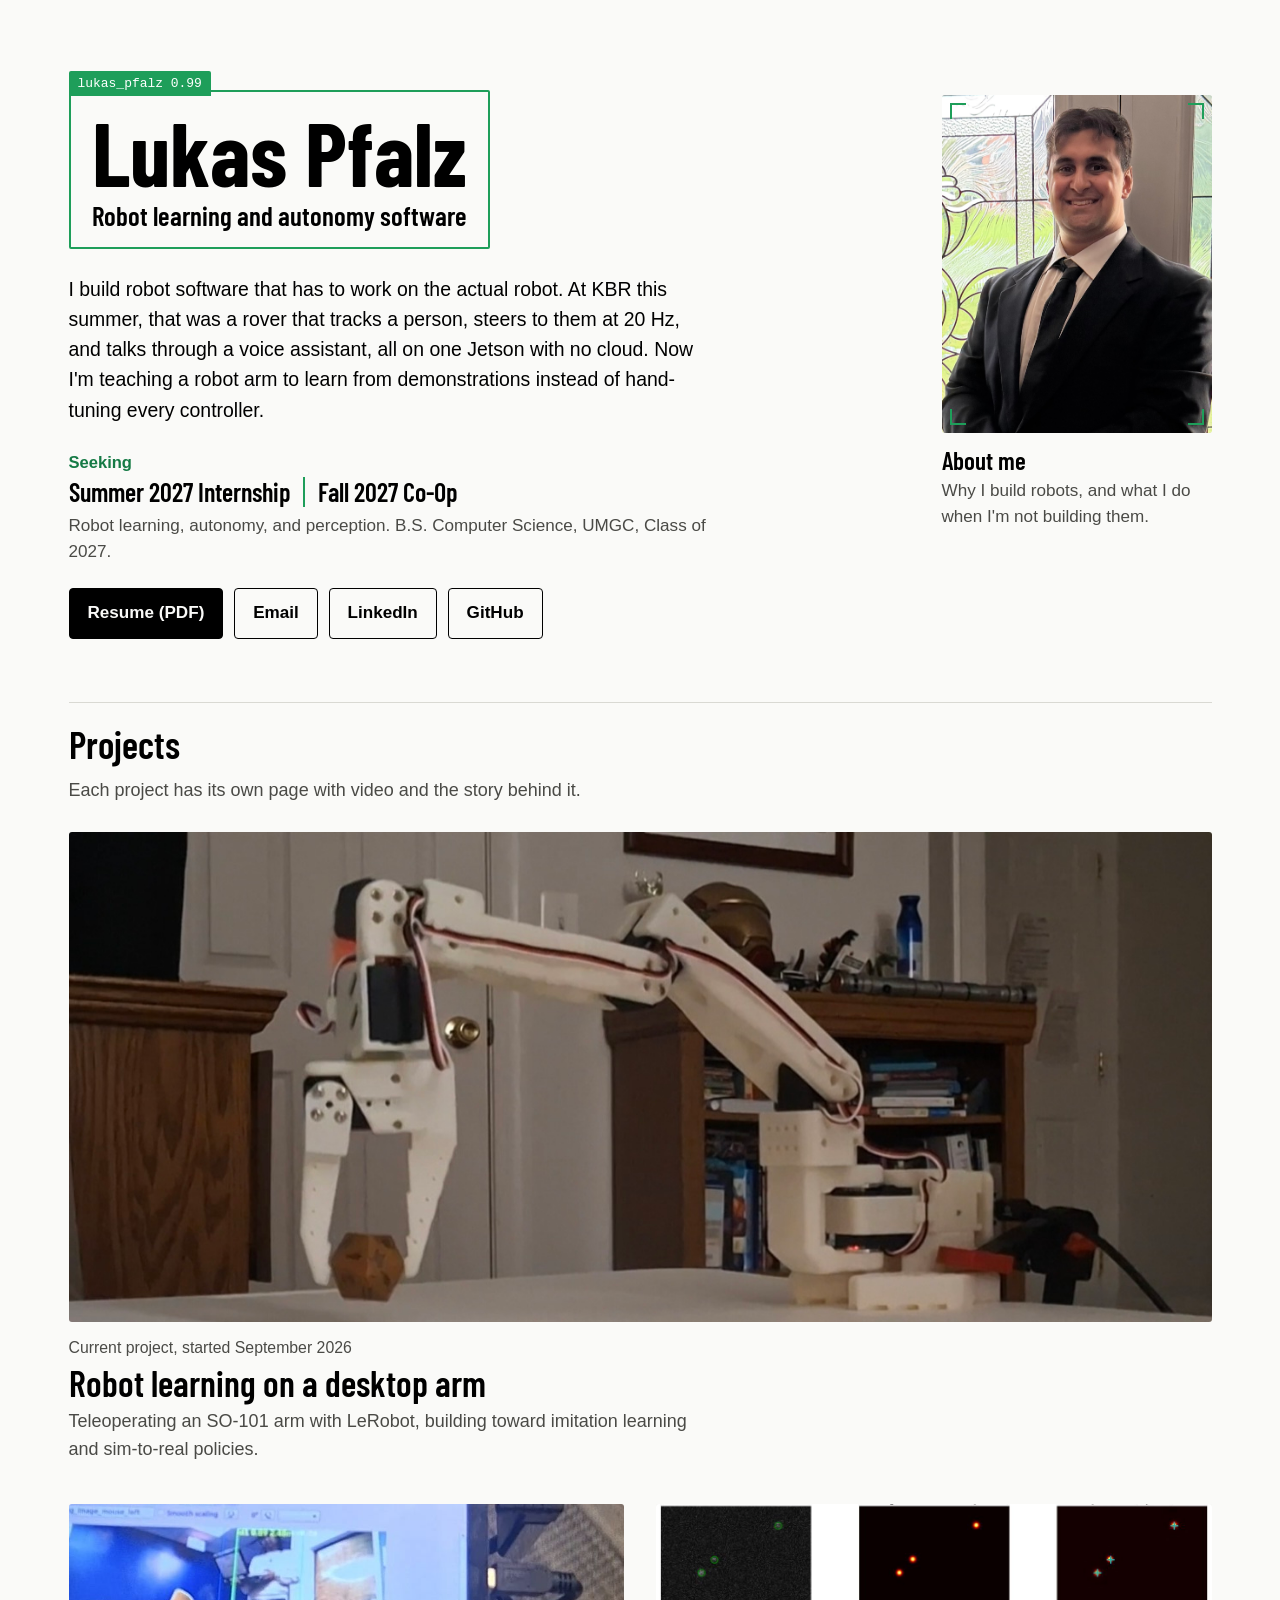
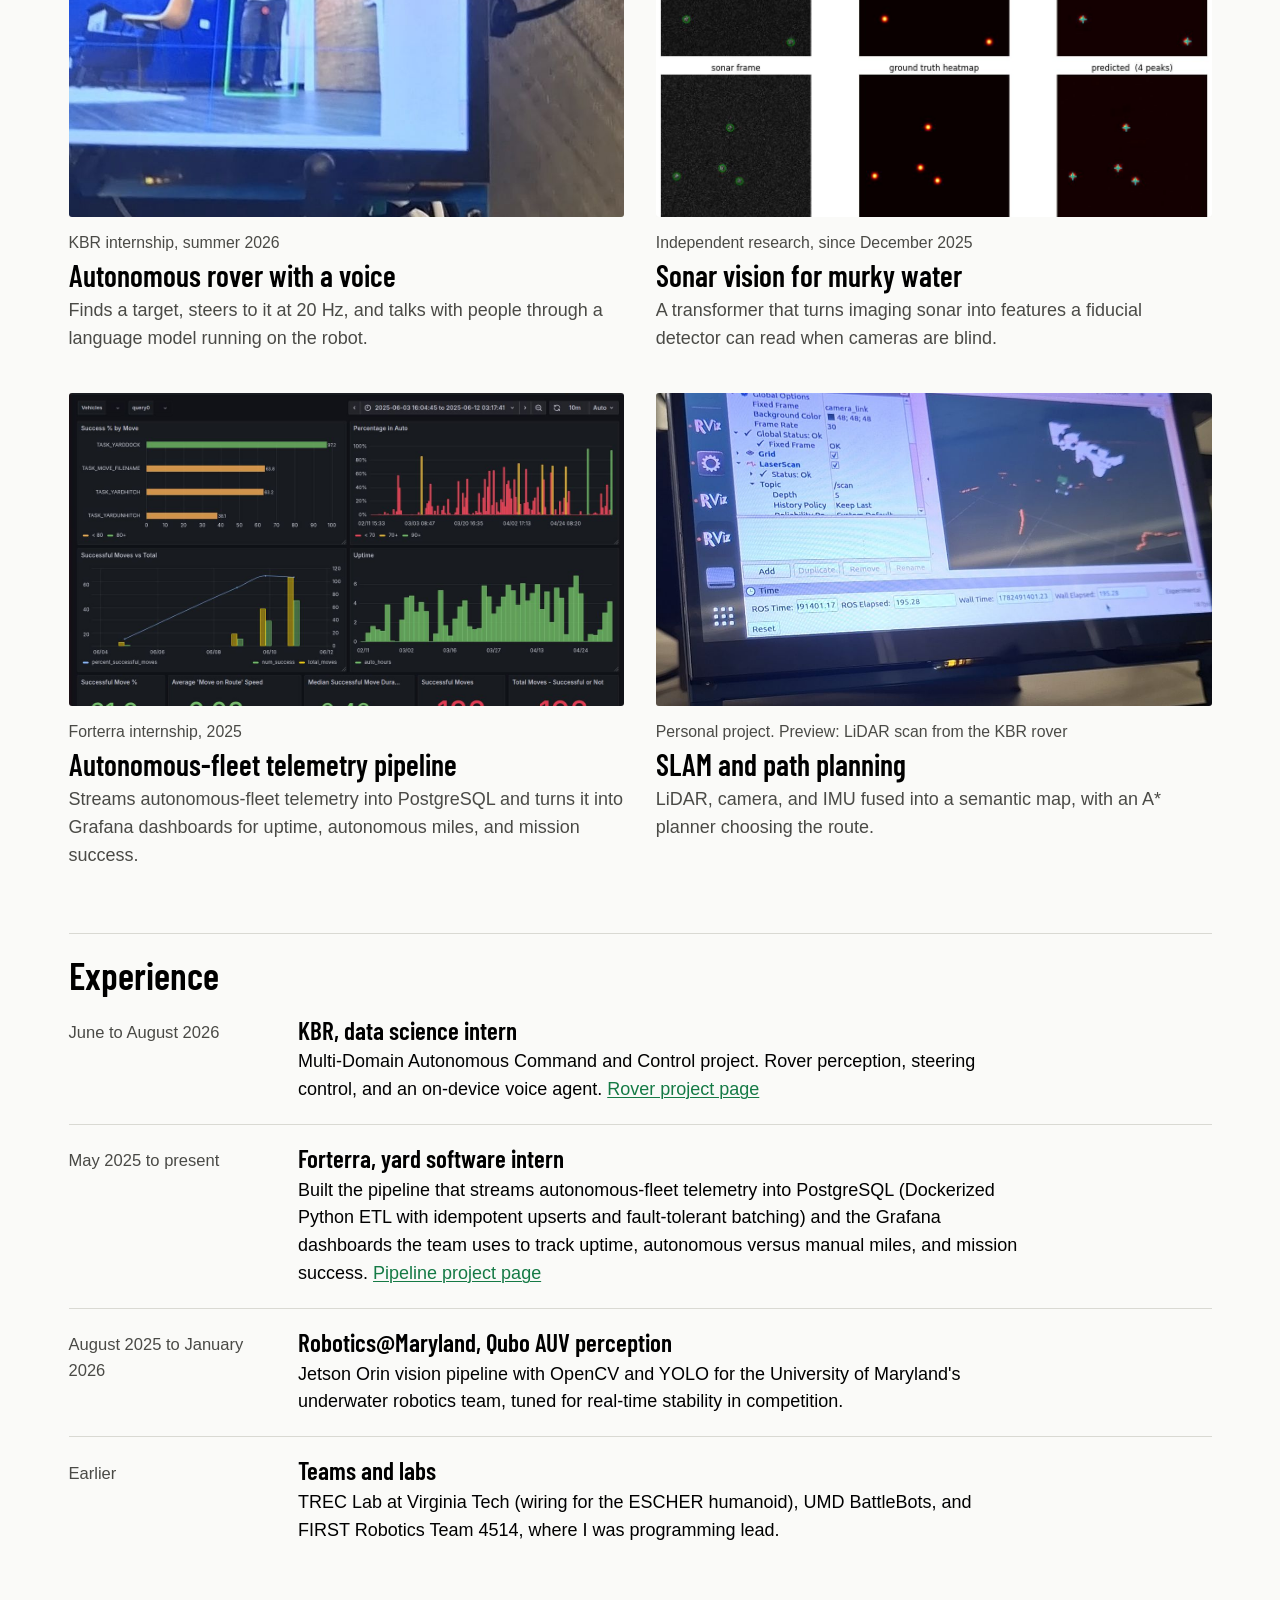
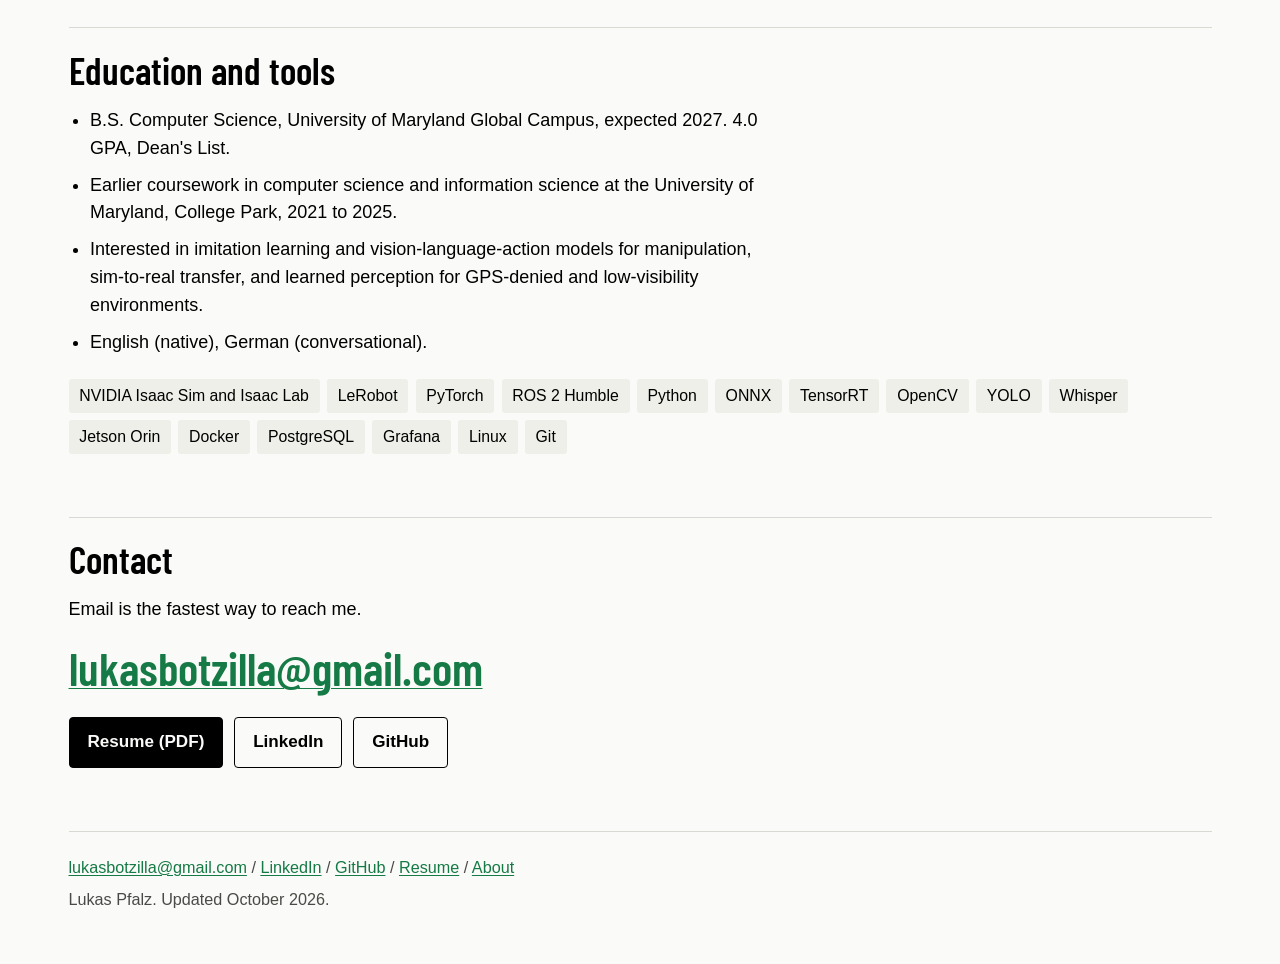
<file: index.html>
<!doctype html>
<html lang="en">
<head>
<meta charset="utf-8">
<meta name="viewport" content="width=device-width, initial-scale=1">
<title>Lukas Pfalz, robot learning and autonomy</title>
<meta name="description" content="Lukas Pfalz builds robot software on real hardware: perception and control on NVIDIA Jetson, on-device language models, and sim-to-real robot learning. Contact: lukasbotzilla@gmail.com">
<meta property="og:title" content="Lukas Pfalz, robot learning and autonomy">
<meta property="og:description" content="Lukas Pfalz builds robot software on real hardware: perception and control on NVIDIA Jetson, on-device language models, and sim-to-real robot learning. Contact: lukasbotzilla@gmail.com">
<meta property="og:type" content="website">
<meta name="theme-color" content="#fafaf8">
<link rel="preload" href="fonts/barlow-condensed-700.woff2" as="font" type="font/woff2" crossorigin>
<link rel="stylesheet" href="style.css">
<link rel="icon" href="data:image/svg+xml,%3Csvg xmlns='http://www.w3.org/2000/svg' viewBox='0 0 32 32'%3E%3Crect width='32' height='32' rx='6' fill='%23fafaf8'/%3E%3Cpath d='M6 11V6h5M21 6h5v5M26 21v5h-5M11 26H6v-5' fill='none' stroke='%231e9e5a' stroke-width='3' stroke-linecap='round'/%3E%3Crect x='13' y='13' width='6' height='6' fill='%23000'/%3E%3C/svg%3E">
</head>
<body class="home">
<main>
<header class="hero wrap">
  <div class="hero-main">
    <div class="det-box">
      <span class="det-tag" aria-hidden="true">lukas_pfalz 0.99</span>
      <h1>Lukas Pfalz</h1>
      <p class="role">Robot learning and autonomy software</p>
    </div>

    <p class="pitch">I build robot software that has to work on the actual robot. At KBR this summer, that was a rover that tracks a person, steers to them at 20 Hz, and talks through a voice assistant, all on one Jetson with no cloud. Now I'm teaching a robot arm to learn from demonstrations instead of hand-tuning every controller.</p>

    <div class="seeking">
      <p class="seek-label">Seeking</p>
      <p class="seek-main"><span class="seek-a">Summer 2027 Internship</span><span class="sr-only"> or </span><span class="seek-b">Fall 2027 Co-Op</span></p>
      <p class="seek-sub">Robot learning, autonomy, and perception. B.S. Computer Science, UMGC, Class of 2027.</p>
    </div>

    <nav class="actions" aria-label="Contact">
      <a class="btn primary" href="resume.pdf">Resume (PDF)</a>
      <a class="btn" href="mailto:lukasbotzilla@gmail.com">Email</a>
      <a class="btn" href="https://www.linkedin.com/in/lukaspfalz">LinkedIn</a>
      <a class="btn" href="https://github.com/Lukas-Pfalz">GitHub</a>
    </nav>
  </div>

  <!-- Photo card. Upload a portrait as media/lukas.jpg; until then a drawing shows. -->
  <a class="me" href="about.html">
    <div class="frame portrait vf">
      <svg class="art" viewBox="0 0 80 100" preserveAspectRatio="xMidYMid meet" role="img" aria-label="Placeholder for a photo of Lukas" focusable="false"><circle class="ln" cx="40" cy="40" r="12"/><path class="ln" d="M21 92c1.5-14 9-22 19-22s17.5 8 19 22"/><rect class="hi" x="15" y="20" width="50" height="76"/><rect class="hf" x="15" y="16.5" width="18" height="3.5"/></svg>
      <img src="media/lukas.jpg" alt="Photo of Lukas Pfalz" decoding="async">
    </div>
    <p class="me-text"><b>About me</b> <span>Why I build robots, and what I do when I'm not building them.</span></p>
  </a>
</header>

<section class="band wrap" id="projects">
  <h2>Projects</h2>
  <p class="lead">Each project has its own page with video and the story behind it.</p>
  <div class="grid">
    <a class="tile wide" href="so101.html">
      <div class="frame">
        <svg class="art" viewBox="0 0 160 90" preserveAspectRatio="xMidYMid meet" role="img" aria-label="Illustration of a robot arm reaching for a block" focusable="false"><path class="ln" d="M20 78H140"/><rect class="ln" x="38" y="68" width="20" height="10" rx="1.5"/><path class="lk" d="M48 66L70 34L100 46"/><circle class="jt" cx="48" cy="66" r="3"/><circle class="jt" cx="70" cy="34" r="3"/><circle class="jt" cx="100" cy="46" r="2.5"/><path class="ln" d="M100 48.5V53M95.5 53H104.5M95.5 53V59M104.5 53V59"/><rect class="ln" x="96" y="66" width="12" height="12"/><rect class="hi" x="92" y="62" width="20" height="20"/><rect class="hf" x="92" y="58.5" width="10" height="3.5"/></svg>
        <img src="media/so101-teleop.jpg" alt="" loading="lazy" decoding="async">
        <span class="det-tag" aria-hidden="true">so101_arm 0.97</span>
      </div>
      <p class="ctx">Current project, started September 2026</p>
      <h3>Robot learning on a desktop arm</h3>
      <p class="sum">Teleoperating an SO-101 arm with LeRobot, building toward imitation learning and sim-to-real policies.</p>
    </a>
    <a class="tile" href="rover.html">
      <div class="frame">
        <svg class="art" viewBox="0 0 160 90" preserveAspectRatio="xMidYMid meet" role="img" aria-label="Illustration of a rover detecting a person ahead" focusable="false"><path class="ln" d="M10 72H150"/><rect class="ln" x="24" y="50" width="40" height="12" rx="2"/><circle class="jt" cx="32" cy="66" r="6"/><circle class="jt" cx="56" cy="66" r="6"/><path class="ln" d="M58 50V40"/><rect class="ln" x="54" y="35" width="9" height="5" rx="1"/><path class="dash" d="M63 37.5L112 48"/><circle class="ln" cx="124" cy="37" r="4"/><path class="ln" d="M124 41V57M124 57L119 70M124 57L129 70M124 45L118 52M124 45L130 52"/><rect class="hi" x="112" y="29" width="24" height="43"/><rect class="hf" x="112" y="25.5" width="12" height="3.5"/></svg>
        <img src="media/rover-tracking.jpg" alt="" loading="lazy" decoding="async">
        <span class="det-tag" aria-hidden="true">rover 0.96</span>
      </div>
      <p class="ctx">KBR internship, summer 2026</p>
      <h3>Autonomous rover with a voice</h3>
      <p class="sum">Finds a target, steers to it at 20 Hz, and talks with people through a language model running on the robot.</p>
    </a>
    <a class="tile" href="sonar.html">
      <div class="frame">
        <svg class="art" viewBox="0 0 160 90" preserveAspectRatio="xMidYMid meet" role="img" aria-label="Illustration of a sonar fan with a detected tag" focusable="false"><path class="ln" d="M80 84L30.2 42.2M80 84L129.8 42.2"/><path class="dash" d="M60.85 67.93A25 25 0 0 1 99.15 67.93M45.53 55.07A45 45 0 0 1 114.47 55.07"/><path class="ln" d="M30.21 42.22A65 65 0 0 1 129.79 42.22"/><circle class="dot" cx="73.1" cy="60.2" r="0.89"/><circle class="dot" cx="53.3" cy="51.4" r="0.72"/><circle class="dot" cx="53.4" cy="53.0" r="0.52"/><circle class="dot" cx="77.8" cy="63.0" r="0.55"/><circle class="dot" cx="73.3" cy="29.2" r="0.57"/><circle class="dot" cx="60.1" cy="42.3" r="1.07"/><circle class="dot" cx="84.4" cy="48.4" r="1.09"/><circle class="dot" cx="42.3" cy="41.7" r="0.67"/><circle class="dot" cx="67.4" cy="64.4" r="0.69"/><circle class="dot" cx="92.7" cy="61.2" r="0.85"/><circle class="dot" cx="87.7" cy="50.1" r="0.83"/><circle class="dot" cx="66.6" cy="68.2" r="0.62"/><circle class="dot" cx="90.6" cy="48.3" r="0.69"/><circle class="dot" cx="85.3" cy="46.0" r="0.68"/><circle class="dot" cx="102.5" cy="40.0" r="0.65"/><circle class="dot" cx="85.0" cy="42.7" r="1.03"/><circle class="dot" cx="91.1" cy="55.1" r="1.09"/><circle class="dot" cx="58.8" cy="53.9" r="0.95"/><circle class="dot" cx="58.8" cy="50.1" r="0.52"/><circle class="dot" cx="94.0" cy="33.5" r="0.84"/><circle class="dot" cx="98.2" cy="57.5" r="0.92"/><circle class="dot" cx="86.7" cy="40.4" r="0.77"/><circle class="dot" cx="111.4" cy="32.3" r="0.78"/><circle class="dot" cx="85.4" cy="64.0" r="0.92"/><circle class="dot" cx="94.7" cy="23.1" r="0.99"/><circle class="dot" cx="68.0" cy="50.7" r="0.90"/><circle class="dot" cx="53.1" cy="56.1" r="0.60"/><circle class="dot" cx="68.1" cy="67.1" r="0.96"/><circle class="dot" cx="63.7" cy="59.9" r="0.73"/><circle class="dot" cx="92.1" cy="66.1" r="0.77"/><circle class="dot" cx="84.6" cy="26.4" r="0.99"/><circle class="dot" cx="96.8" cy="58.5" r="0.75"/><circle class="dot" cx="67.0" cy="27.7" r="1.07"/><circle class="dot" cx="66.2" cy="62.0" r="0.64"/><rect class="dot" x="85.7" y="31.8" width="6" height="6"/><rect class="jt0" x="87.2" y="33.3" width="3" height="3"/><rect class="hi" x="82.7" y="28.8" width="12" height="12"/><rect class="hf" x="82.7" y="25.3" width="7" height="3.5"/></svg>
        <img src="media/sonar-tile.jpg" alt="" loading="lazy" decoding="async">
        <span class="det-tag" aria-hidden="true">sonar_tag 0.91</span>
      </div>
      <p class="ctx">Independent research, since December 2025</p>
      <h3>Sonar vision for murky water</h3>
      <p class="sum">A transformer that turns imaging sonar into features a fiducial detector can read when cameras are blind.</p>
    </a>
    <a class="tile" href="forterra.html">
      <div class="frame">
        <svg class="art" viewBox="0 0 160 90" preserveAspectRatio="xMidYMid meet" role="img" aria-label="Illustration of a telemetry dashboard with a line chart and bars" focusable="false"><rect class="ln" x="18" y="12" width="124" height="66" rx="2"/><path class="ln" d="M18 22H142"/><circle class="dot" cx="24" cy="17" r="1.2"/><circle class="dot" cx="29" cy="17" r="1.2"/><path class="dash" d="M26 64H86M26 48H86M26 32H86"/><path class="path" d="M26 58L36 52L46 55L56 40L66 44L76 33L86 36"/><path class="occ" d="M98 66h6v-14h-6zM108 66h6v-24h-6zM118 66h6v-18h-6zM128 66h6v-30h-6z"/><path class="ln" d="M96 66H136"/><rect class="hi" x="72" y="28" width="9" height="9"/></svg>
        <img src="media/forterra-telemetry.jpg" alt="" loading="lazy" decoding="async">
        <span class="det-tag" aria-hidden="true">telemetry 0.95</span>
      </div>
      <p class="ctx">Forterra internship, 2025</p>
      <h3>Autonomous-fleet telemetry pipeline</h3>
      <p class="sum">Streams autonomous-fleet telemetry into PostgreSQL and turns it into Grafana dashboards for uptime, autonomous miles, and mission success.</p>
    </a>
    <a class="tile" href="slam.html">
      <div class="frame">
        <svg class="art" viewBox="0 0 160 90" preserveAspectRatio="xMidYMid meet" role="img" aria-label="Illustration of an occupancy grid map with a planned path" focusable="false"><path class="g" d="M28 10V82M36 10V82M44 10V82M52 10V82M60 10V82M68 10V82M76 10V82M84 10V82M92 10V82M100 10V82M108 10V82M116 10V82M124 10V82M132 10V82M20 18H140M20 26H140M20 34H140M20 42H140M20 50H140M20 58H140M20 66H140M20 74H140"/><path class="occ" d="M20 10h8v8h-8zM20 18h8v8h-8zM20 26h8v8h-8zM20 34h8v8h-8zM20 42h8v8h-8zM20 50h8v8h-8zM20 58h8v8h-8zM20 66h8v8h-8zM20 74h8v8h-8zM28 10h8v8h-8zM28 74h8v8h-8zM36 10h8v8h-8zM36 74h8v8h-8zM44 10h8v8h-8zM44 74h8v8h-8zM52 10h8v8h-8zM52 26h8v8h-8zM52 34h8v8h-8zM52 42h8v8h-8zM52 50h8v8h-8zM52 58h8v8h-8zM52 74h8v8h-8zM60 10h8v8h-8zM60 26h8v8h-8zM60 34h8v8h-8zM60 42h8v8h-8zM60 50h8v8h-8zM60 58h8v8h-8zM60 74h8v8h-8zM68 10h8v8h-8zM68 74h8v8h-8zM76 10h8v8h-8zM76 74h8v8h-8zM84 10h8v8h-8zM84 74h8v8h-8zM92 10h8v8h-8zM92 18h8v8h-8zM92 26h8v8h-8zM92 34h8v8h-8zM92 42h8v8h-8zM92 58h8v8h-8zM92 74h8v8h-8zM100 10h8v8h-8zM100 18h8v8h-8zM100 26h8v8h-8zM100 34h8v8h-8zM100 42h8v8h-8zM100 58h8v8h-8zM100 74h8v8h-8zM108 10h8v8h-8zM108 58h8v8h-8zM108 74h8v8h-8zM116 10h8v8h-8zM116 58h8v8h-8zM116 74h8v8h-8zM124 10h8v8h-8zM124 74h8v8h-8zM132 10h8v8h-8zM132 18h8v8h-8zM132 26h8v8h-8zM132 34h8v8h-8zM132 42h8v8h-8zM132 50h8v8h-8zM132 58h8v8h-8zM132 66h8v8h-8zM132 74h8v8h-8z"/><path class="dash" d="M32 70L28 26M32 70L60 18M32 70L60 66M32 70L84 78"/><path class="path" d="M32 70H88V54H128V22"/><circle class="hf" cx="32" cy="70" r="3"/><circle class="hi" cx="128" cy="22" r="3.4"/><circle class="hf" cx="128" cy="22" r="1.3"/></svg>
        <img src="media/lidar-rviz.jpg" alt="" loading="lazy" decoding="async">
        <span class="det-tag" aria-hidden="true">occupancy_map 0.94</span>
      </div>
      <p class="ctx">Personal project. Preview: LiDAR scan from the KBR rover</p>
      <h3>SLAM and path planning</h3>
      <p class="sum">LiDAR, camera, and IMU fused into a semantic map, with an A* planner choosing the route.</p>
    </a>
  </div>
</section>

<section class="band wrap" id="experience">
  <h2>Experience</h2>
  <ol class="xp">
    <li>
      <p class="when">June to August 2026</p>
      <div><h3>KBR, data science intern</h3>
      <p>Multi-Domain Autonomous Command and Control project. Rover perception, steering control, and an on-device voice agent. <a href="rover.html">Rover project page</a></p></div>
    </li>
    <li>
      <!-- CONFIRM: your resume lists Forterra as May 2025 to present. -->
      <p class="when">May 2025 to present</p>
      <div><h3>Forterra, yard software intern</h3>
      <p>Built the pipeline that streams autonomous-fleet telemetry into PostgreSQL (Dockerized Python ETL with idempotent upserts and fault-tolerant batching) and the Grafana dashboards the team uses to track uptime, autonomous versus manual miles, and mission success. <a href="forterra.html">Pipeline project page</a></p></div>
    </li>
    <li>
      <p class="when">August 2025 to January 2026</p>
      <div><h3>Robotics@Maryland, Qubo AUV perception</h3>
      <p>Jetson Orin vision pipeline with OpenCV and YOLO for the University of Maryland's underwater robotics team, tuned for real-time stability in competition.</p></div>
    </li>
    <li>
      <p class="when">Earlier</p>
      <div><h3>Teams and labs</h3>
      <p>TREC Lab at Virginia Tech (wiring for the ESCHER humanoid), UMD BattleBots, and FIRST Robotics Team 4514, where I was programming lead.</p></div>
    </li>
  </ol>
</section>

<section class="band wrap" id="background">
  <h2>Education and tools</h2>
  <ul class="plain">
    <li>B.S. Computer Science, University of Maryland Global Campus, expected 2027. 4.0 GPA, Dean's List.</li>
    <li>Earlier coursework in computer science and information science at the University of Maryland, College Park, 2021 to 2025.</li>
    <!-- CONFIRM: interests are fair game for booth questions. Cut any you could not talk about for two minutes. -->
    <li>Interested in imitation learning and vision-language-action models for manipulation, sim-to-real transfer, and learned perception for GPS-denied and low-visibility environments.</li>
    <li>English (native), German (conversational).</li>
  </ul>
  <!-- CONFIRM: remove any tool you would not want to be quizzed on. -->
  <ul class="chips" aria-label="Tools">
    <li>NVIDIA Isaac Sim and Isaac Lab</li><li>LeRobot</li><li>PyTorch</li><li>ROS 2 Humble</li><li>Python</li><li>ONNX</li><li>TensorRT</li><li>OpenCV</li><li>YOLO</li><li>Whisper</li><li>Jetson Orin</li><li>Docker</li><li>PostgreSQL</li><li>Grafana</li><li>Linux</li><li>Git</li>
  </ul>
</section>

<section class="band wrap contact" id="contact">
  <h2>Contact</h2>
  <p>Email is the fastest way to reach me.</p>
  <p><a class="big" href="mailto:lukasbotzilla@gmail.com">lukasbotzilla@gmail.com</a></p>
  <nav class="actions" aria-label="Links">
    <a class="btn primary" href="resume.pdf">Resume (PDF)</a>
    <a class="btn" href="https://www.linkedin.com/in/lukaspfalz">LinkedIn</a>
    <a class="btn" href="https://github.com/Lukas-Pfalz">GitHub</a>
  </nav>
</section>
</main>
<footer class="wrap site-foot">
  <p><a href="mailto:lukasbotzilla@gmail.com">lukasbotzilla@gmail.com</a> <span aria-hidden="true">/</span> <a href="https://www.linkedin.com/in/lukaspfalz">LinkedIn</a> <span aria-hidden="true">/</span> <a href="https://github.com/Lukas-Pfalz">GitHub</a> <span aria-hidden="true">/</span> <a href="resume.pdf">Resume</a> <span aria-hidden="true">/</span> <a href="about.html">About</a></p>
  <p>Lukas Pfalz. Updated October 2026.</p>
</footer>
<script>
/*
  Media fallback. Every media frame has a line drawing underneath the real
  photo or video. If a file has not been uploaded yet, the broken element is
  removed so the drawing shows instead, and its caption is hidden. Figures
  in the middle of a page (class p-inline) are removed entirely instead, so
  a page never repeats the same drawing.
  - Images: removed when they fail to load (works on the live site and when
    previewing from disk).
  - Videos: set to preload="none", so a missing file would only fail when
    someone taps play. A small HEAD request checks each one up front. This
    runs on the live site only, because browsers block it for local files.
  - Once a video starts playing, its background turns black so portrait
    clips are letterboxed cleanly instead of showing the drawing at the sides.
*/
(function () {
  function drop(el) {
    var fig = el.closest('figure');
    if (fig && fig.classList.contains('p-inline')) { fig.remove(); return; }
    el.remove();
    if (fig) {
      var cap = fig.querySelector('figcaption');
      if (cap && !fig.hasAttribute('data-keep-caption')) cap.remove();
    }
  }
  document.querySelectorAll('.frame img').forEach(function (img) {
    if (img.complete && img.naturalWidth === 0) { drop(img); return; }
    img.addEventListener('error', function () { drop(img); });
  });
  document.querySelectorAll('.frame video').forEach(function (v) {
    v.addEventListener('play', function () { v.classList.add('playing'); });
    var s = v.querySelector('source');
    if (!s || !/^https?:/.test(location.protocol)) return;
    fetch(s.src, { method: 'HEAD' }).then(function (r) { if (!r.ok) drop(v); }).catch(function () {});
  });
})();
</script>
</body>
</html>
</file>
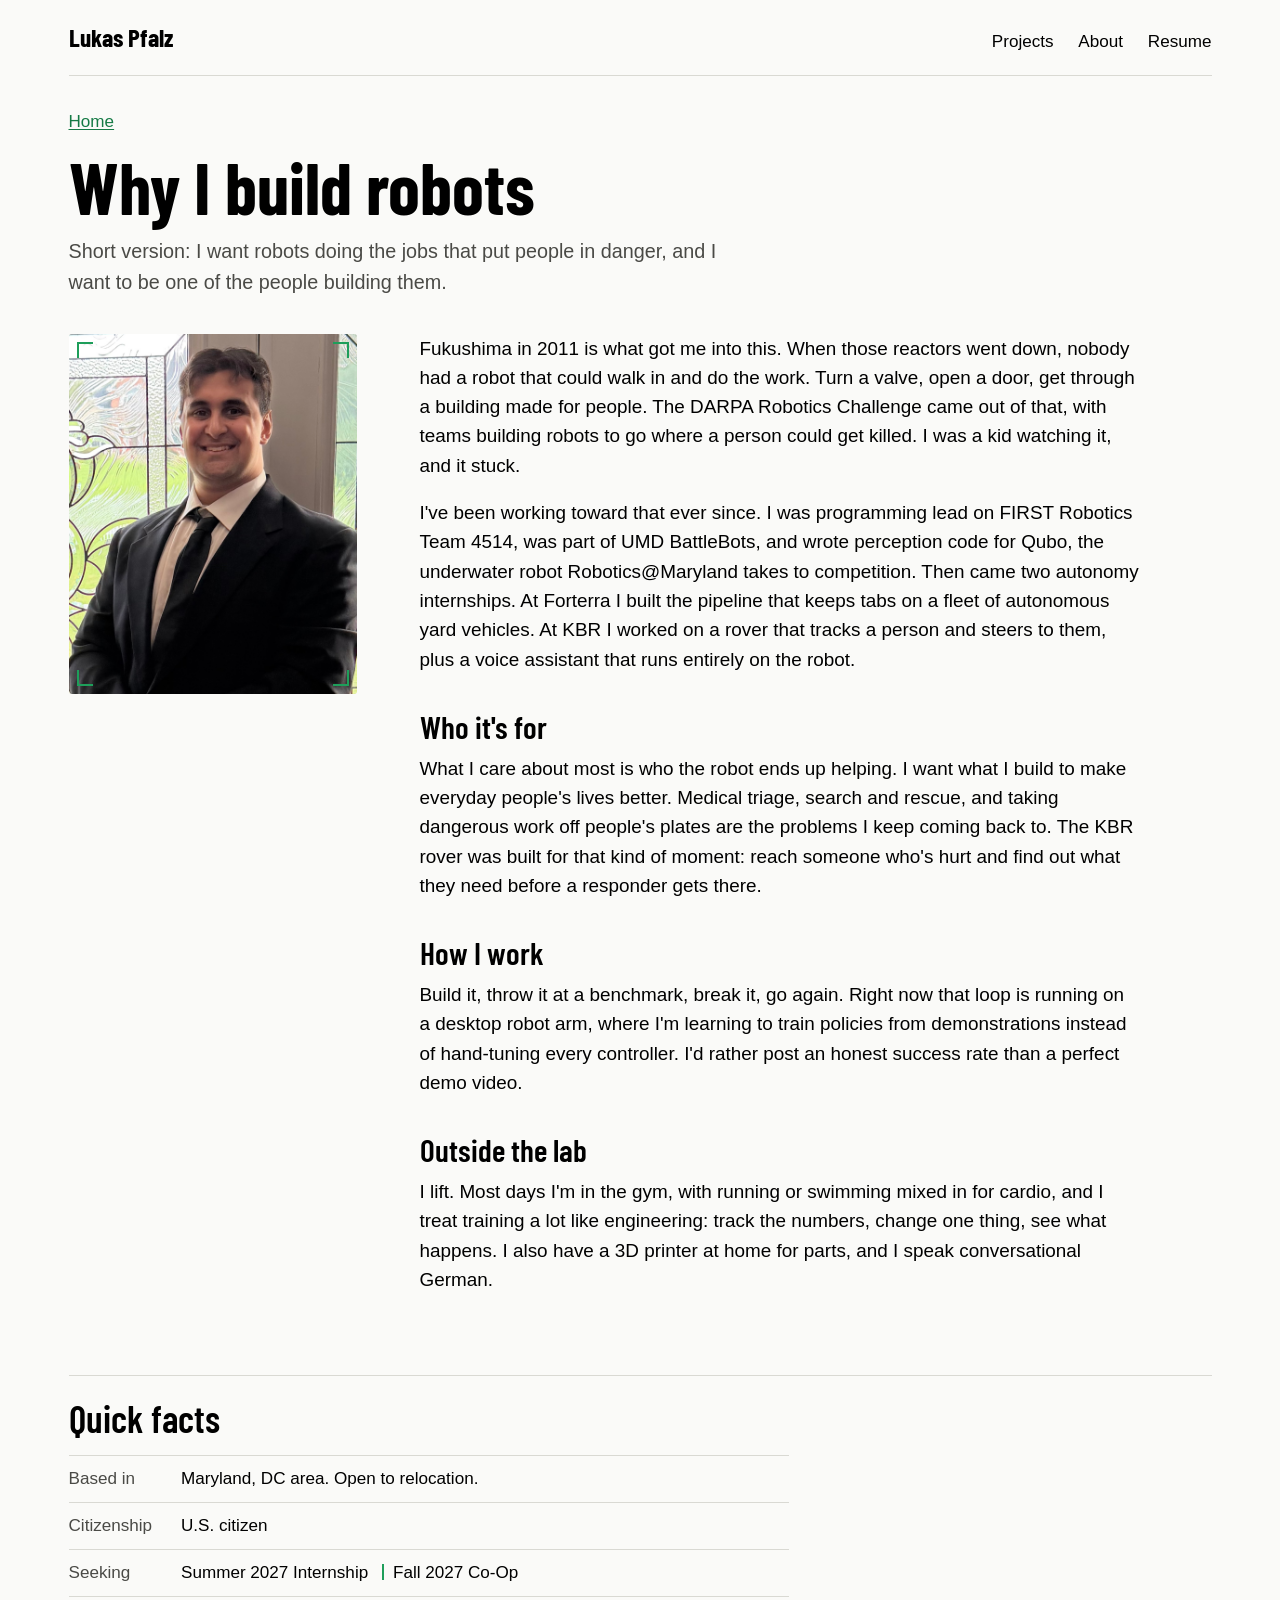
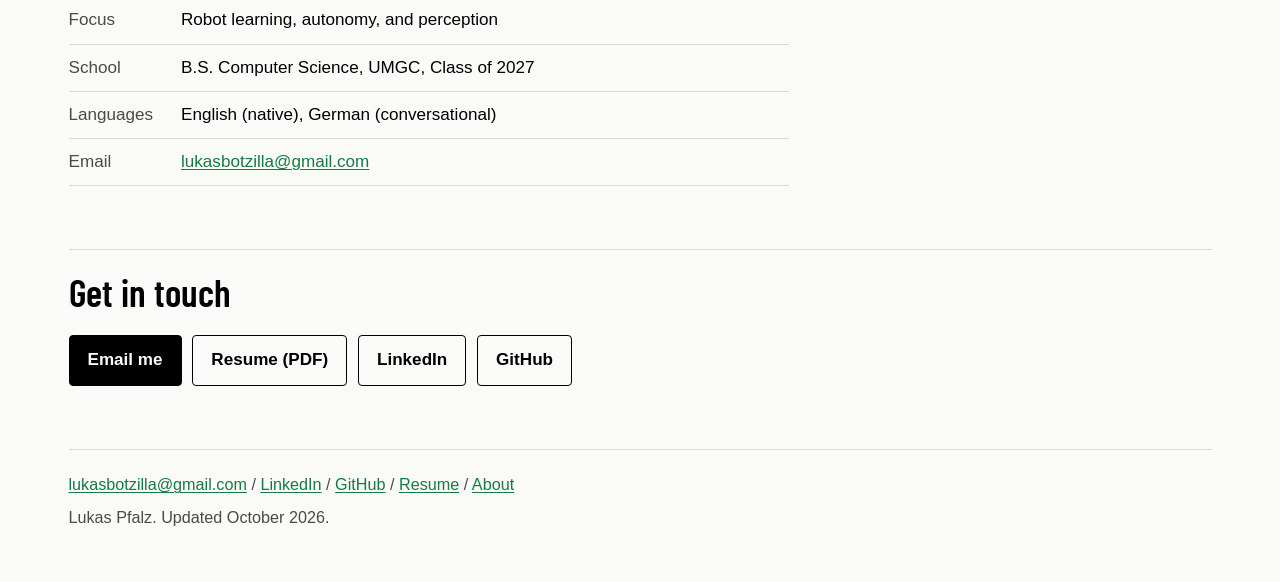
<file: about.html>
<!doctype html>
<html lang="en">
<head>
<meta charset="utf-8">
<meta name="viewport" content="width=device-width, initial-scale=1">
<title>About | Lukas Pfalz</title>
<meta name="description" content="Why Lukas Pfalz builds robots: disaster response, medical triage, and robot learning. Based in the Maryland and DC area. Contact: lukasbotzilla@gmail.com">
<meta property="og:title" content="About | Lukas Pfalz">
<meta property="og:description" content="Why Lukas Pfalz builds robots: disaster response, medical triage, and robot learning. Based in the Maryland and DC area. Contact: lukasbotzilla@gmail.com">
<meta property="og:type" content="website">
<meta name="theme-color" content="#fafaf8">
<link rel="preload" href="fonts/barlow-condensed-700.woff2" as="font" type="font/woff2" crossorigin>
<link rel="stylesheet" href="style.css">
<link rel="icon" href="data:image/svg+xml,%3Csvg xmlns='http://www.w3.org/2000/svg' viewBox='0 0 32 32'%3E%3Crect width='32' height='32' rx='6' fill='%23fafaf8'/%3E%3Cpath d='M6 11V6h5M21 6h5v5M26 21v5h-5M11 26H6v-5' fill='none' stroke='%231e9e5a' stroke-width='3' stroke-linecap='round'/%3E%3Crect x='13' y='13' width='6' height='6' fill='%23000'/%3E%3C/svg%3E">
</head>
<body class="project">
<header class="topbar wrap">
  <a class="home" href="index.html">Lukas Pfalz</a>
  <nav aria-label="Site">
    <a href="index.html#projects">Projects</a>
    <a href="about.html">About</a>
    <a href="resume.pdf">Resume</a>
  </nav>
</header>
<main>
<header class="p-head wrap">
  <a class="back" href="index.html">Home</a>
  <h1>Why I build robots</h1>
  <p class="lead">Short version: I want robots doing the jobs that put people in danger, and I want to be one of the people building them.</p>
</header>

<section class="wrap">
  <div class="about-grid">
    <figure class="about-photo">
      <div class="frame portrait vf">
        <svg class="art" viewBox="0 0 80 100" preserveAspectRatio="xMidYMid meet" role="img" aria-label="Placeholder for a photo of Lukas" focusable="false"><circle class="ln" cx="40" cy="40" r="12"/><path class="ln" d="M21 92c1.5-14 9-22 19-22s17.5 8 19 22"/><rect class="hi" x="15" y="20" width="50" height="76"/><rect class="hf" x="15" y="16.5" width="18" height="3.5"/></svg>
        <img src="media/lukas.jpg" alt="Photo of Lukas Pfalz" decoding="async">
      </div>
    </figure>

    <div class="about-copy">
      <!-- CONFIRM every line on this page sounds like you. Change anything that doesn't. -->
      <p>Fukushima in 2011 is what got me into this. When those reactors went down, nobody had a robot that could walk in and do the work. Turn a valve, open a door, get through a building made for people. The DARPA Robotics Challenge came out of that, with teams building robots to go where a person could get killed. I was a kid watching it, and it stuck.</p>
      <p>I've been working toward that ever since. I was programming lead on FIRST Robotics Team 4514, was part of UMD BattleBots, and wrote perception code for Qubo, the underwater robot Robotics@Maryland takes to competition. Then came two autonomy internships. At Forterra I built the pipeline that keeps tabs on a fleet of autonomous yard vehicles. At KBR I worked on a rover that tracks a person and steers to them, plus a voice assistant that runs entirely on the robot.</p>

      <h2>Who it's for</h2>
      <p>What I care about most is who the robot ends up helping. I want what I build to make everyday people's lives better. Medical triage, search and rescue, and taking dangerous work off people's plates are the problems I keep coming back to. The KBR rover was built for that kind of moment: reach someone who's hurt and find out what they need before a responder gets there.</p>

      <h2>How I work</h2>
      <p>Build it, throw it at a benchmark, break it, go again. Right now that loop is running on a desktop robot arm, where I'm learning to train policies from demonstrations instead of hand-tuning every controller. I'd rather post an honest success rate than a perfect demo video.</p>

      <h2>Outside the lab</h2>
      <p>I lift. Most days I'm in the gym, with running or swimming mixed in for cardio, and I treat training a lot like engineering: track the numbers, change one thing, see what happens. I also have a 3D printer at home for parts, and I speak conversational German.</p>
    </div>
  </div>
</section>

<section class="band wrap" id="facts">
  <h2>Quick facts</h2>
  <dl class="spec facts">
    <dt>Based in</dt><dd>Maryland, DC area. Open to relocation.</dd>
    <!-- CONFIRM the citizenship line. Delete the row if it is not accurate. -->
    <dt>Citizenship</dt><dd>U.S. citizen</dd>
    <dt>Seeking</dt><dd>Summer 2027 Internship <span class="sep-inline" aria-hidden="true"></span><span class="sr-only"> or </span>Fall 2027 Co-Op</dd>
    <dt>Focus</dt><dd>Robot learning, autonomy, and perception</dd>
    <dt>School</dt><dd>B.S. Computer Science, UMGC, Class of 2027</dd>
    <dt>Languages</dt><dd>English (native), German (conversational)</dd>
    <dt>Email</dt><dd><a href="mailto:lukasbotzilla@gmail.com">lukasbotzilla@gmail.com</a></dd>
  </dl>
</section>

<section class="band wrap" id="contact">
  <h2>Get in touch</h2>
  <nav class="actions" aria-label="Contact">
    <a class="btn primary" href="mailto:lukasbotzilla@gmail.com">Email me</a>
    <a class="btn" href="resume.pdf">Resume (PDF)</a>
    <a class="btn" href="https://www.linkedin.com/in/lukaspfalz">LinkedIn</a>
    <a class="btn" href="https://github.com/Lukas-Pfalz">GitHub</a>
  </nav>
</section>
</main>
<footer class="wrap site-foot">
  <p><a href="mailto:lukasbotzilla@gmail.com">lukasbotzilla@gmail.com</a> <span aria-hidden="true">/</span> <a href="https://www.linkedin.com/in/lukaspfalz">LinkedIn</a> <span aria-hidden="true">/</span> <a href="https://github.com/Lukas-Pfalz">GitHub</a> <span aria-hidden="true">/</span> <a href="resume.pdf">Resume</a> <span aria-hidden="true">/</span> <a href="about.html">About</a></p>
  <p>Lukas Pfalz. Updated October 2026.</p>
</footer>
<script>
/*
  Media fallback. Every media frame has a line drawing underneath the real
  photo or video. If a file has not been uploaded yet, the broken element is
  removed so the drawing shows instead, and its caption is hidden. Figures
  in the middle of a page (class p-inline) are removed entirely instead, so
  a page never repeats the same drawing.
  - Images: removed when they fail to load (works on the live site and when
    previewing from disk).
  - Videos: set to preload="none", so a missing file would only fail when
    someone taps play. A small HEAD request checks each one up front. This
    runs on the live site only, because browsers block it for local files.
  - Once a video starts playing, its background turns black so portrait
    clips are letterboxed cleanly instead of showing the drawing at the sides.
*/
(function () {
  function drop(el) {
    var fig = el.closest('figure');
    if (fig && fig.classList.contains('p-inline')) { fig.remove(); return; }
    el.remove();
    if (fig) {
      var cap = fig.querySelector('figcaption');
      if (cap && !fig.hasAttribute('data-keep-caption')) cap.remove();
    }
  }
  document.querySelectorAll('.frame img').forEach(function (img) {
    if (img.complete && img.naturalWidth === 0) { drop(img); return; }
    img.addEventListener('error', function () { drop(img); });
  });
  document.querySelectorAll('.frame video').forEach(function (v) {
    v.addEventListener('play', function () { v.classList.add('playing'); });
    var s = v.querySelector('source');
    if (!s || !/^https?:/.test(location.protocol)) return;
    fetch(s.src, { method: 'HEAD' }).then(function (r) { if (!r.ok) drop(v); }).catch(function () {});
  });
})();
</script>
</body>
</html>
</file>
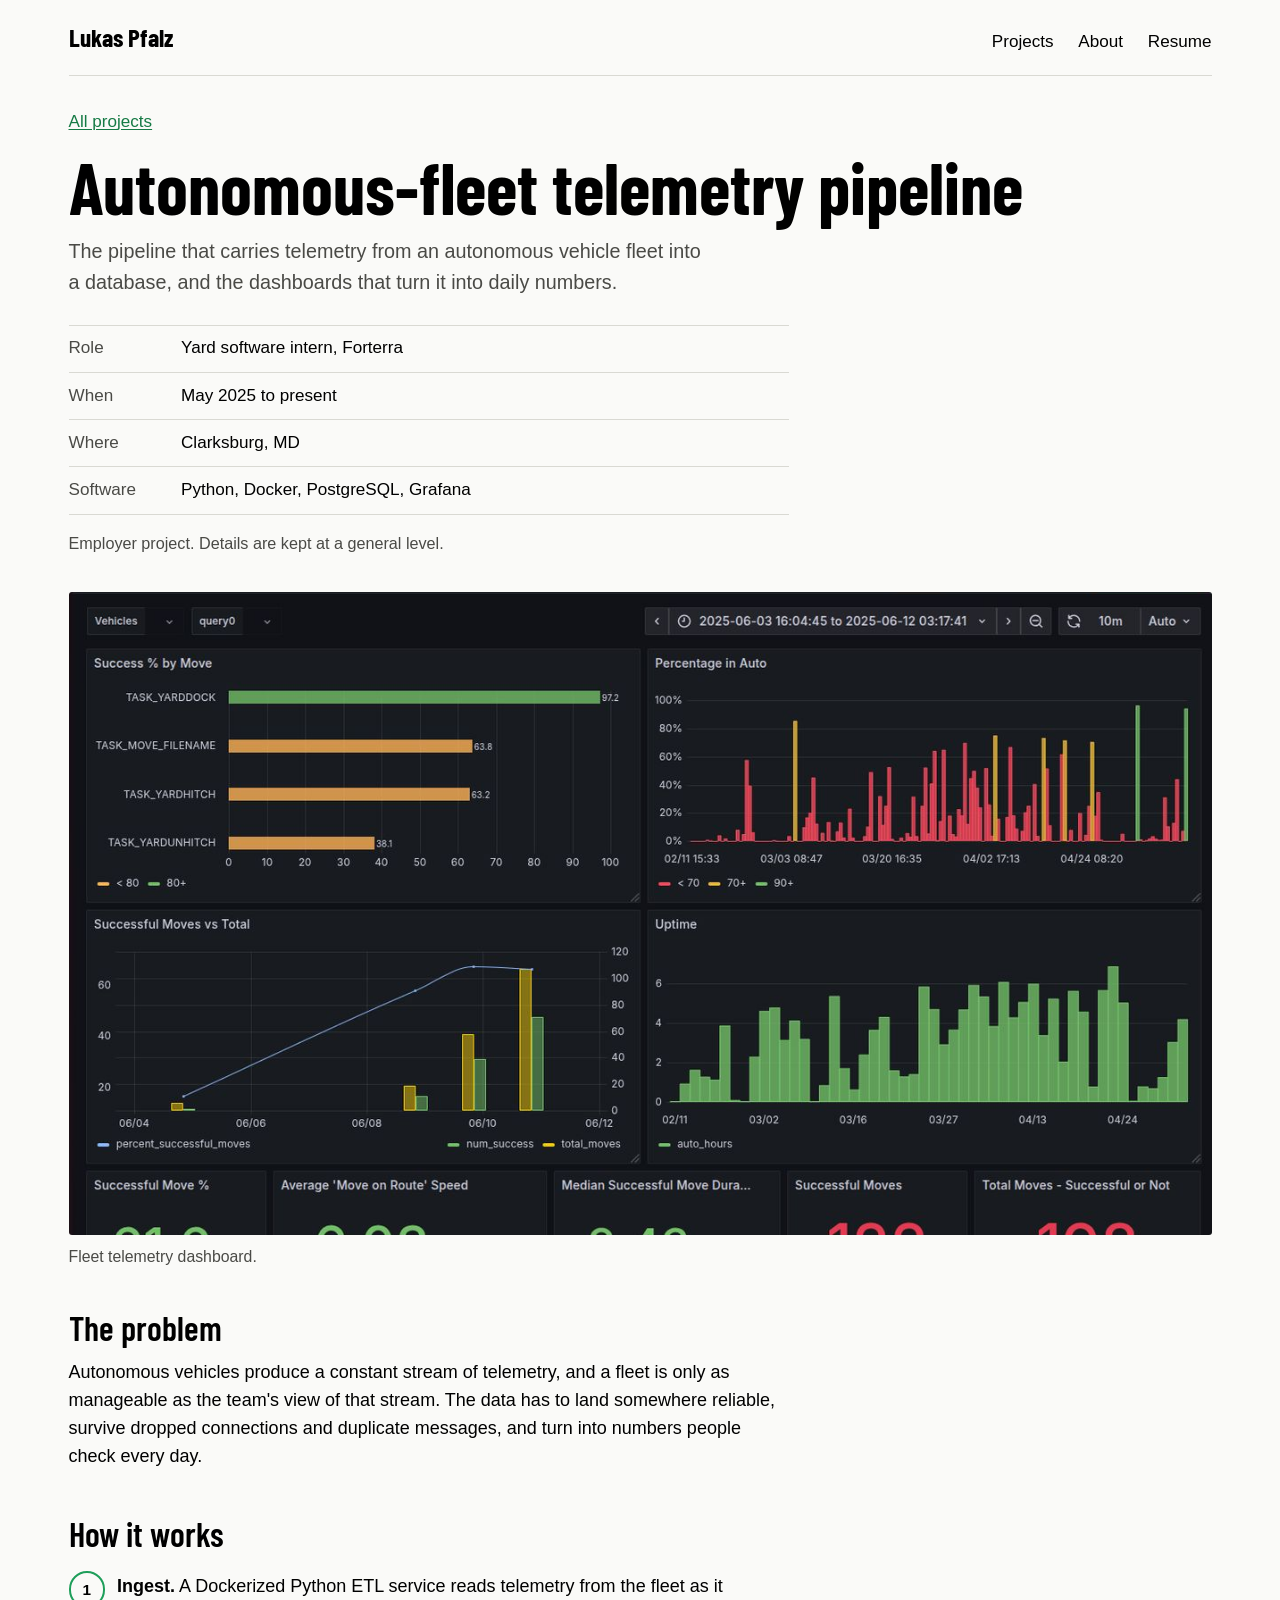
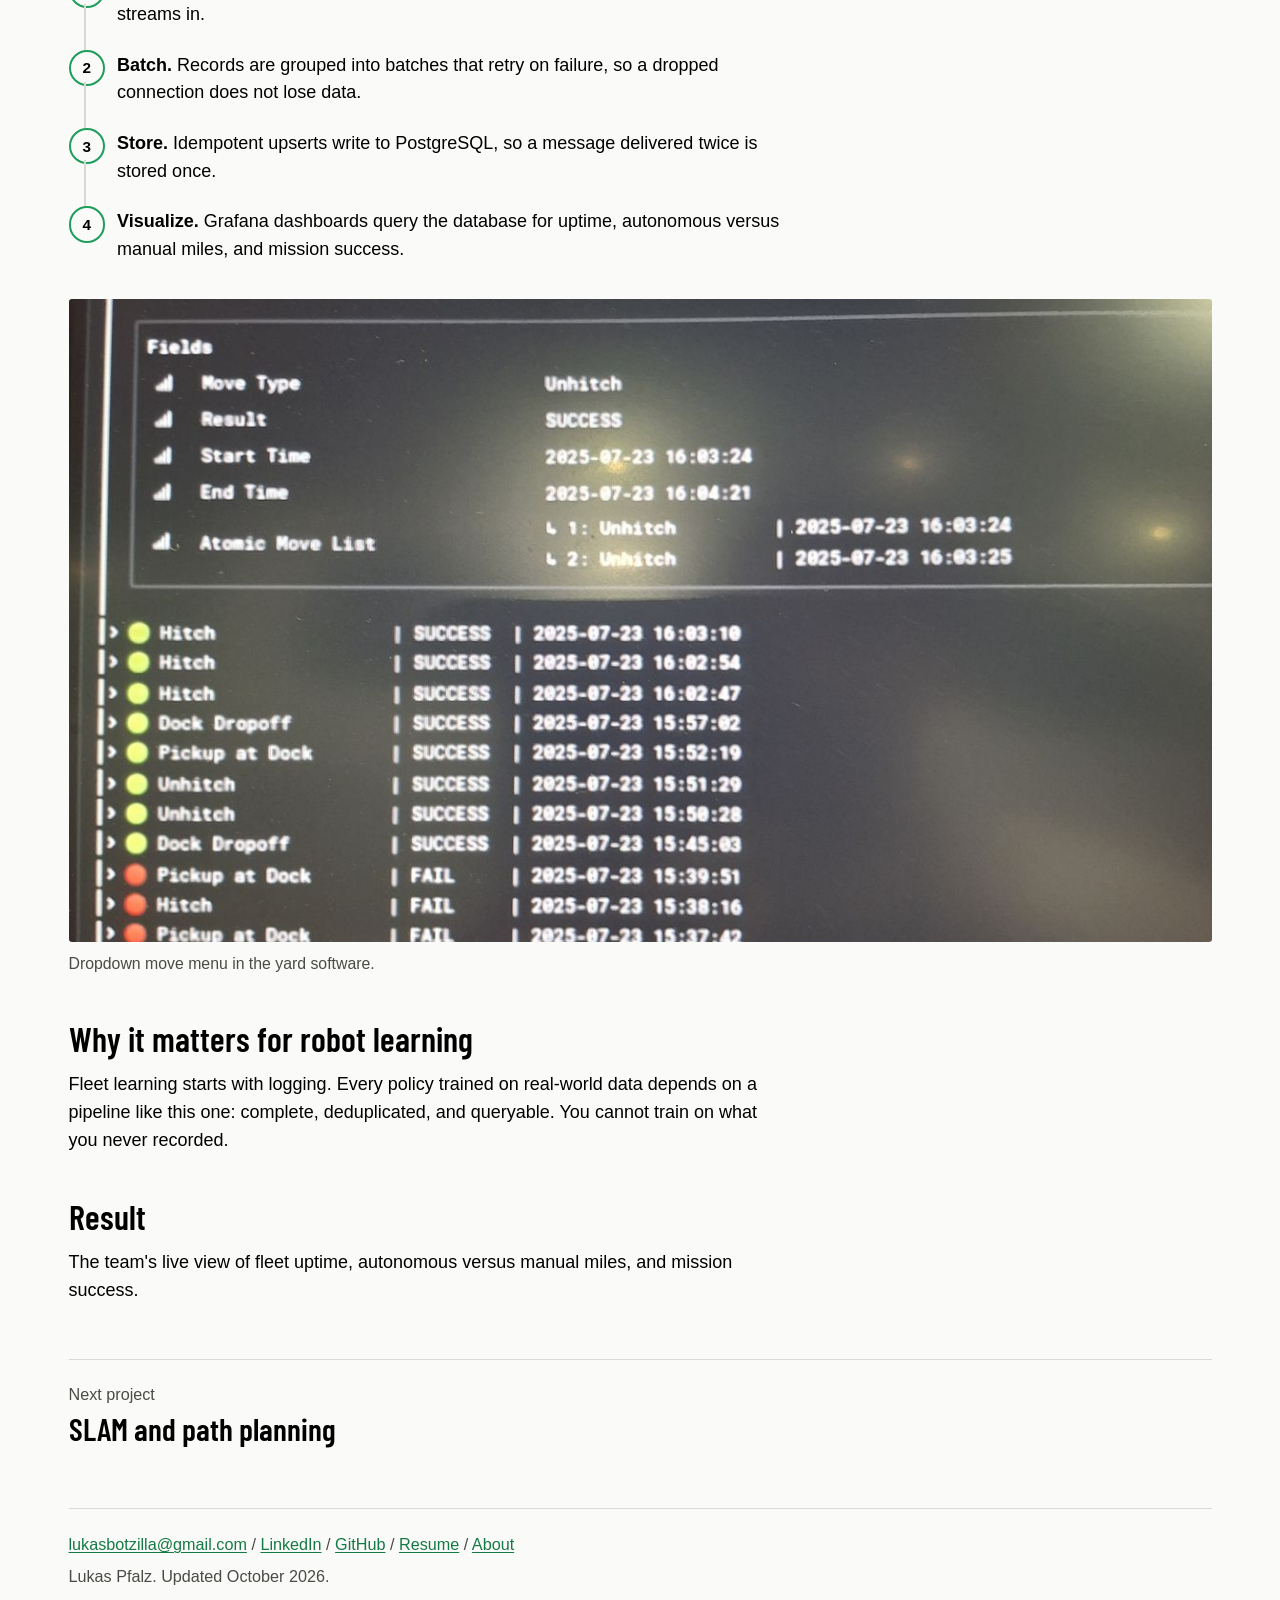
<file: forterra.html>
<!doctype html>
<html lang="en">
<head>
<meta charset="utf-8">
<meta name="viewport" content="width=device-width, initial-scale=1">
<title>Autonomous-fleet telemetry pipeline | Lukas Pfalz</title>
<meta name="description" content="Dockerized Python ETL streaming autonomous-fleet telemetry into PostgreSQL with Grafana dashboards. lukasbotzilla@gmail.com">
<meta property="og:title" content="Autonomous-fleet telemetry pipeline | Lukas Pfalz">
<meta property="og:description" content="Dockerized Python ETL streaming autonomous-fleet telemetry into PostgreSQL with Grafana dashboards. lukasbotzilla@gmail.com">
<meta property="og:type" content="website">
<meta name="theme-color" content="#fafaf8">
<link rel="preload" href="fonts/barlow-condensed-700.woff2" as="font" type="font/woff2" crossorigin>
<link rel="stylesheet" href="style.css">
<link rel="icon" href="data:image/svg+xml,%3Csvg xmlns='http://www.w3.org/2000/svg' viewBox='0 0 32 32'%3E%3Crect width='32' height='32' rx='6' fill='%23fafaf8'/%3E%3Cpath d='M6 11V6h5M21 6h5v5M26 21v5h-5M11 26H6v-5' fill='none' stroke='%231e9e5a' stroke-width='3' stroke-linecap='round'/%3E%3Crect x='13' y='13' width='6' height='6' fill='%23000'/%3E%3C/svg%3E">
</head>
<body class="project">
<header class="topbar wrap">
  <a class="home" href="index.html">Lukas Pfalz</a>
  <nav aria-label="Site">
    <a href="index.html#projects">Projects</a>
    <a href="about.html">About</a>
    <a href="resume.pdf">Resume</a>
  </nav>
</header>
<main>
<header class="p-head wrap">
  <a class="back" href="index.html#projects">All projects</a>
  <h1>Autonomous-fleet telemetry pipeline</h1>
  <p class="lead">The pipeline that carries telemetry from an autonomous vehicle fleet into a database, and the dashboards that turn it into daily numbers.</p>
  <dl class="spec">
    <dt>Role</dt><dd>Yard software intern, Forterra</dd>
    <!-- CONFIRM: your resume lists May 2025 to present. -->
    <dt>When</dt><dd>May 2025 to present</dd>
    <dt>Where</dt><dd>Clarksburg, MD</dd>
    <dt>Software</dt><dd>Python, Docker, PostgreSQL, Grafana</dd>
  </dl>
  <!-- CONFIRM: get Forterra's OK before publishing dashboard screenshots; blur vehicle IDs or customer names. -->
  <p class="note">Employer project. Details are kept at a general level.</p>
</header>

<figure class="p-media wrap">
  <div class="frame">
    <svg class="art" viewBox="0 0 160 90" preserveAspectRatio="xMidYMid meet" role="img" aria-label="Illustration of a telemetry dashboard with a line chart and bars" focusable="false"><rect class="ln" x="18" y="12" width="124" height="66" rx="2"/><path class="ln" d="M18 22H142"/><circle class="dot" cx="24" cy="17" r="1.2"/><circle class="dot" cx="29" cy="17" r="1.2"/><path class="dash" d="M26 64H86M26 48H86M26 32H86"/><path class="path" d="M26 58L36 52L46 55L56 40L66 44L76 33L86 36"/><path class="occ" d="M98 66h6v-14h-6zM108 66h6v-24h-6zM118 66h6v-18h-6zM128 66h6v-30h-6z"/><path class="ln" d="M96 66H136"/><rect class="hi" x="72" y="28" width="9" height="9"/></svg>
      <img src="media/forterra-telemetry.jpg" alt="Fleet telemetry dashboard" decoding="async">
  </div>
  <!-- CONFIRM the caption matches the image. -->
  <figcaption>Fleet telemetry dashboard.</figcaption>
</figure>

<article class="p-body wrap">
  <div class="col">
    <h2>The problem</h2>
    <p>Autonomous vehicles produce a constant stream of telemetry, and a fleet is only as manageable as the team's view of that stream. The data has to land somewhere reliable, survive dropped connections and duplicate messages, and turn into numbers people check every day.</p>

    <h2>How it works</h2>
    <ol class="chain">
      <li><b>Ingest.</b> A Dockerized Python ETL service reads telemetry from the fleet as it streams in.</li>
      <li><b>Batch.</b> Records are grouped into batches that retry on failure, so a dropped connection does not lose data.</li>
      <li><b>Store.</b> Idempotent upserts write to PostgreSQL, so a message delivered twice is stored once.</li>
      <li><b>Visualize.</b> Grafana dashboards query the database for uptime, autonomous versus manual miles, and mission success.</li>
    </ol>
  </div>
  <figure class="p-inline">
    <div class="frame">
      <svg class="art" viewBox="0 0 160 90" preserveAspectRatio="xMidYMid meet" role="img" aria-label="Illustration of a telemetry dashboard with a line chart and bars" focusable="false"><rect class="ln" x="18" y="12" width="124" height="66" rx="2"/><path class="ln" d="M18 22H142"/><circle class="dot" cx="24" cy="17" r="1.2"/><circle class="dot" cx="29" cy="17" r="1.2"/><path class="dash" d="M26 64H86M26 48H86M26 32H86"/><path class="path" d="M26 58L36 52L46 55L56 40L66 44L76 33L86 36"/><path class="occ" d="M98 66h6v-14h-6zM108 66h6v-24h-6zM118 66h6v-18h-6zM128 66h6v-30h-6z"/><path class="ln" d="M96 66H136"/><rect class="hi" x="72" y="28" width="9" height="9"/></svg>
      <img src="media/forterra-move-menu.jpg" alt="Dropdown move menu in the yard software" loading="lazy" decoding="async">
    </div>
    <!-- CONFIRM: replace with one sentence on what the move menu does and what you built in it. -->
    <figcaption>Dropdown move menu in the yard software.</figcaption>
  </figure>
  <div class="col">
    <h2>Why it matters for robot learning</h2>
    <p>Fleet learning starts with logging. Every policy trained on real-world data depends on a pipeline like this one: complete, deduplicated, and queryable. You cannot train on what you never recorded.</p>

    <h2>Result</h2>
    <!-- CONFIRM. Add a number if you have one (vehicles, messages per day, dashboards in daily use). -->
    <p>The team's live view of fleet uptime, autonomous versus manual miles, and mission success.</p>
  </div>
  <a class="next" href="slam.html"><span class="muted">Next project</span><strong>SLAM and path planning</strong></a>
</article>
</main>
<footer class="wrap site-foot">
  <p><a href="mailto:lukasbotzilla@gmail.com">lukasbotzilla@gmail.com</a> <span aria-hidden="true">/</span> <a href="https://www.linkedin.com/in/lukaspfalz">LinkedIn</a> <span aria-hidden="true">/</span> <a href="https://github.com/Lukas-Pfalz">GitHub</a> <span aria-hidden="true">/</span> <a href="resume.pdf">Resume</a> <span aria-hidden="true">/</span> <a href="about.html">About</a></p>
  <p>Lukas Pfalz. Updated October 2026.</p>
</footer>
<script>
/*
  Media fallback. Every media frame has a line drawing underneath the real
  photo or video. If a file has not been uploaded yet, the broken element is
  removed so the drawing shows instead, and its caption is hidden. Figures
  in the middle of a page (class p-inline) are removed entirely instead, so
  a page never repeats the same drawing.
  - Images: removed when they fail to load (works on the live site and when
    previewing from disk).
  - Videos: set to preload="none", so a missing file would only fail when
    someone taps play. A small HEAD request checks each one up front. This
    runs on the live site only, because browsers block it for local files.
  - Once a video starts playing, its background turns black so portrait
    clips are letterboxed cleanly instead of showing the drawing at the sides.
*/
(function () {
  function drop(el) {
    var fig = el.closest('figure');
    if (fig && fig.classList.contains('p-inline')) { fig.remove(); return; }
    el.remove();
    if (fig) {
      var cap = fig.querySelector('figcaption');
      if (cap && !fig.hasAttribute('data-keep-caption')) cap.remove();
    }
  }
  document.querySelectorAll('.frame img').forEach(function (img) {
    if (img.complete && img.naturalWidth === 0) { drop(img); return; }
    img.addEventListener('error', function () { drop(img); });
  });
  document.querySelectorAll('.frame video').forEach(function (v) {
    v.addEventListener('play', function () { v.classList.add('playing'); });
    var s = v.querySelector('source');
    if (!s || !/^https?:/.test(location.protocol)) return;
    fetch(s.src, { method: 'HEAD' }).then(function (r) { if (!r.ok) drop(v); }).catch(function () {});
  });
})();
</script>
</body>
</html>
</file>
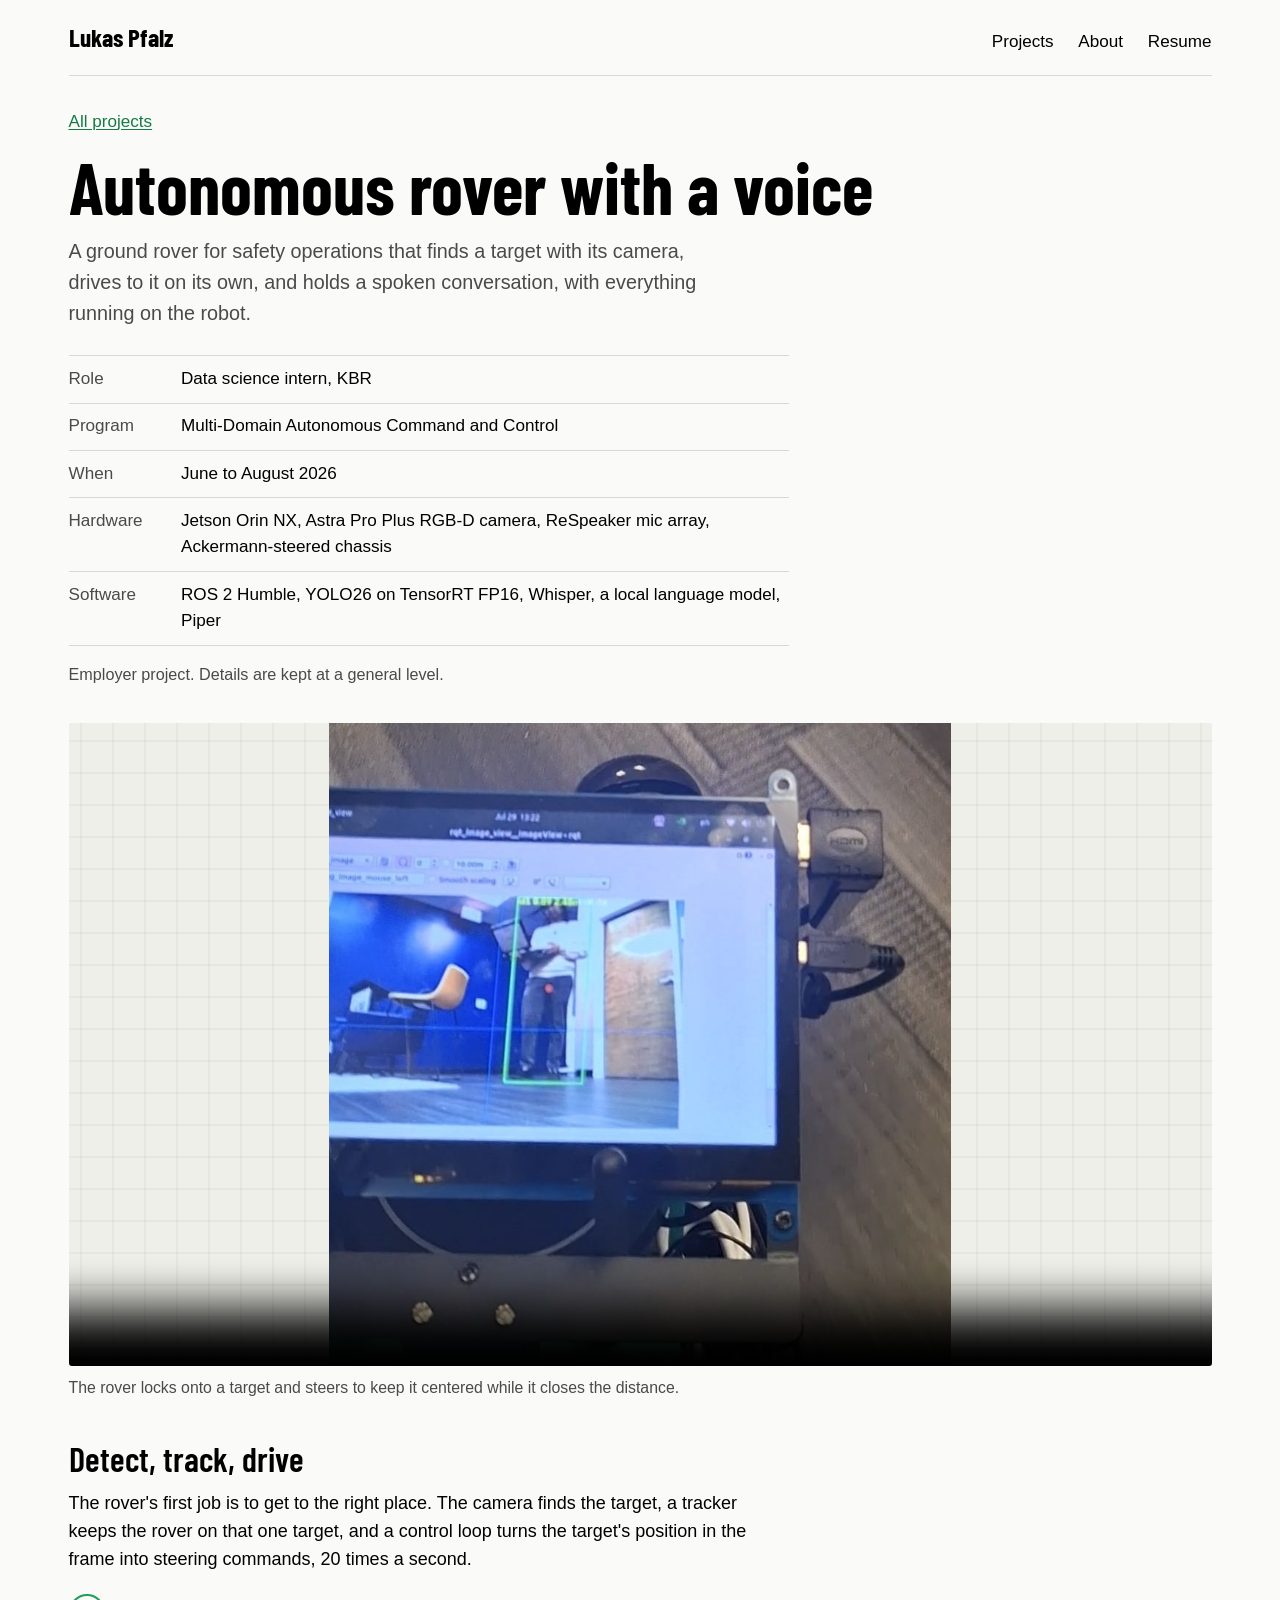
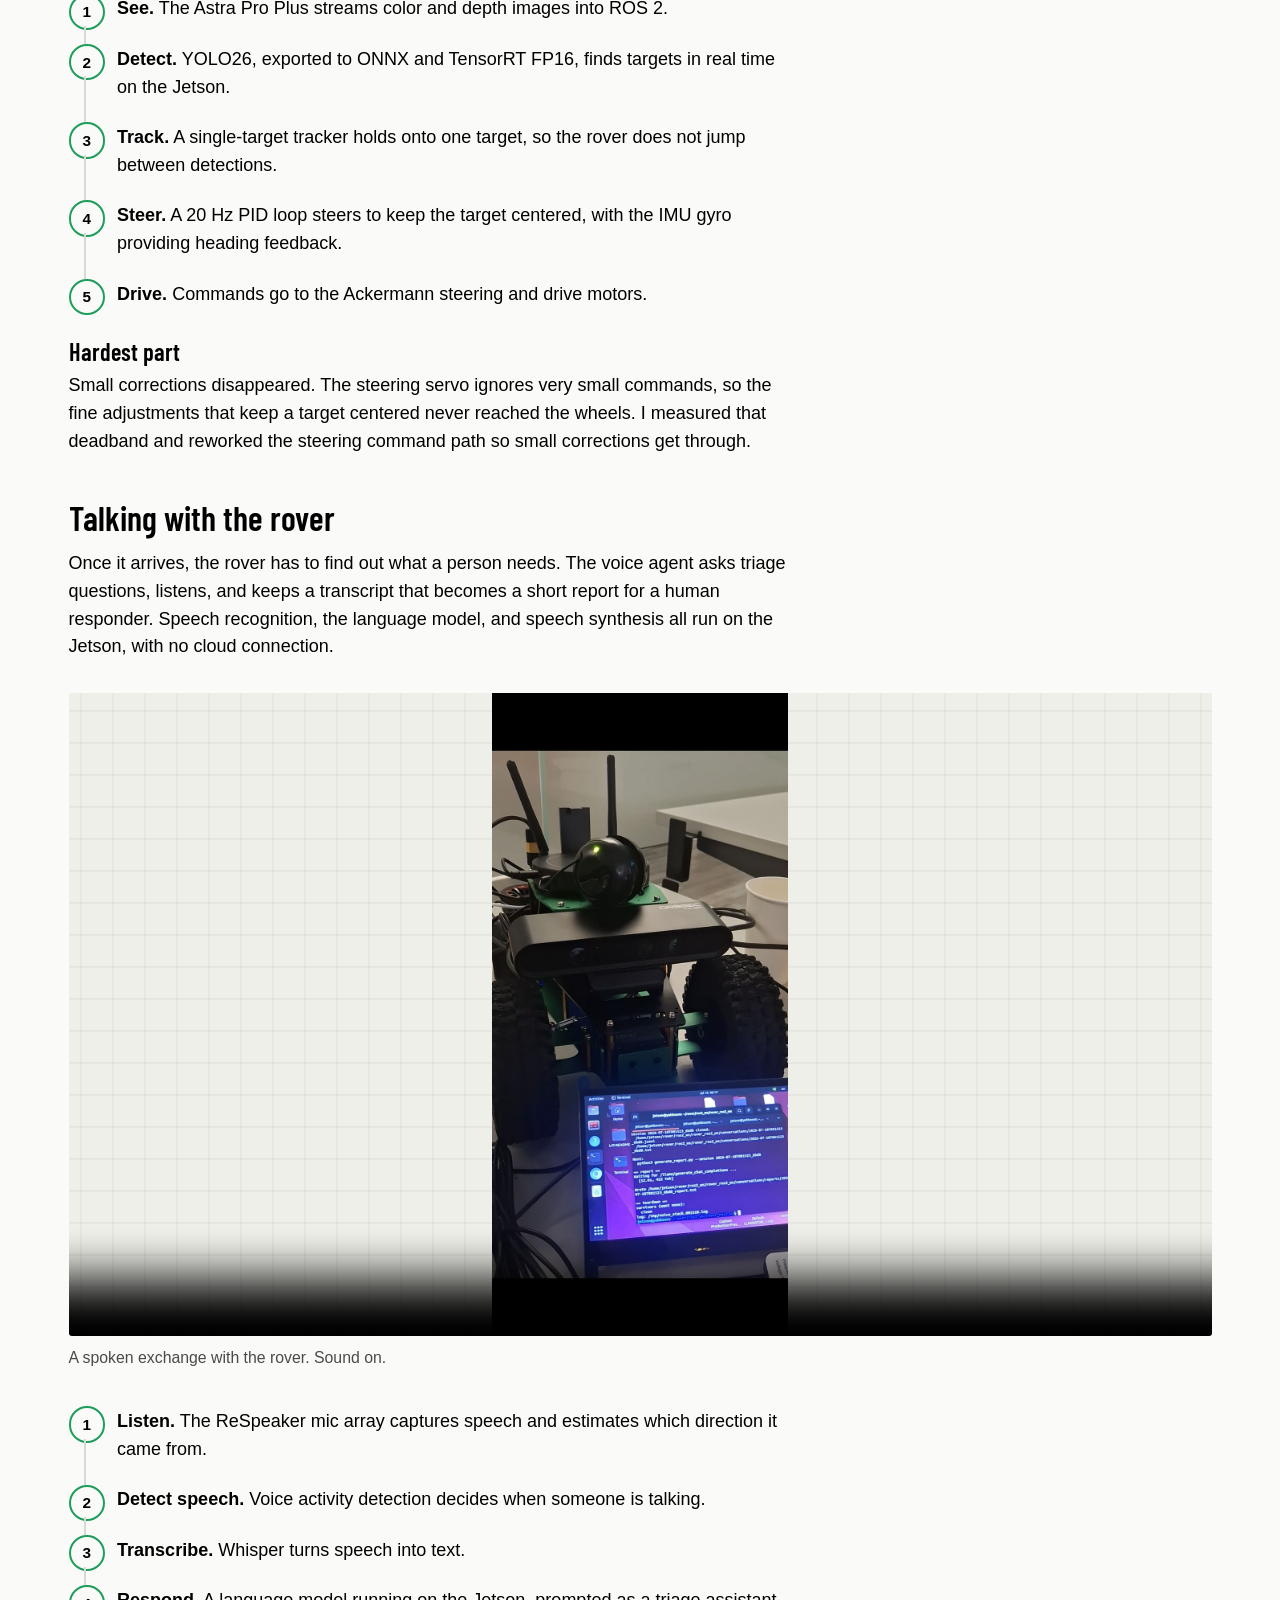
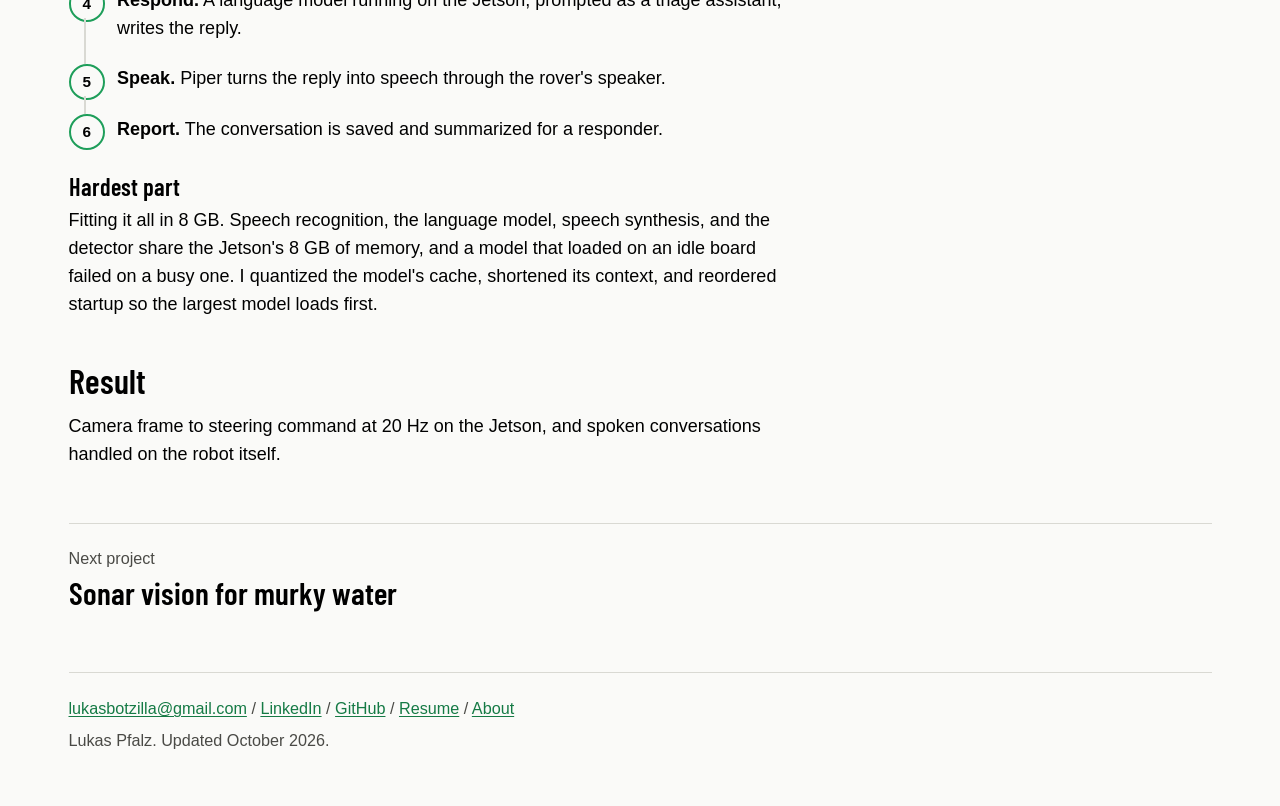
<file: rover.html>
<!doctype html>
<html lang="en">
<head>
<meta charset="utf-8">
<meta name="viewport" content="width=device-width, initial-scale=1">
<title>Autonomous rover with a voice | Lukas Pfalz</title>
<meta name="description" content="YOLO26 tracking, 20 Hz PID steering, and an on-device voice agent on a Jetson Orin NX rover. lukasbotzilla@gmail.com">
<meta property="og:title" content="Autonomous rover with a voice | Lukas Pfalz">
<meta property="og:description" content="YOLO26 tracking, 20 Hz PID steering, and an on-device voice agent on a Jetson Orin NX rover. lukasbotzilla@gmail.com">
<meta property="og:type" content="website">
<meta name="theme-color" content="#fafaf8">
<link rel="preload" href="fonts/barlow-condensed-700.woff2" as="font" type="font/woff2" crossorigin>
<link rel="stylesheet" href="style.css">
<link rel="icon" href="data:image/svg+xml,%3Csvg xmlns='http://www.w3.org/2000/svg' viewBox='0 0 32 32'%3E%3Crect width='32' height='32' rx='6' fill='%23fafaf8'/%3E%3Cpath d='M6 11V6h5M21 6h5v5M26 21v5h-5M11 26H6v-5' fill='none' stroke='%231e9e5a' stroke-width='3' stroke-linecap='round'/%3E%3Crect x='13' y='13' width='6' height='6' fill='%23000'/%3E%3C/svg%3E">
</head>
<body class="project">
<header class="topbar wrap">
  <a class="home" href="index.html">Lukas Pfalz</a>
  <nav aria-label="Site">
    <a href="index.html#projects">Projects</a>
    <a href="about.html">About</a>
    <a href="resume.pdf">Resume</a>
  </nav>
</header>
<main>
<header class="p-head wrap">
  <a class="back" href="index.html#projects">All projects</a>
  <h1>Autonomous rover with a voice</h1>
  <p class="lead">A ground rover for safety operations that finds a target with its camera, drives to it on its own, and holds a spoken conversation, with everything running on the robot.</p>
  <dl class="spec">
    <dt>Role</dt><dd>Data science intern, KBR</dd>
    <dt>Program</dt><dd>Multi-Domain Autonomous Command and Control</dd>
    <dt>When</dt><dd>June to August 2026</dd>
    <dt>Hardware</dt><dd>Jetson Orin NX, Astra Pro Plus RGB-D camera, ReSpeaker mic array, Ackermann-steered chassis</dd>
    <dt>Software</dt><dd>ROS 2 Humble, YOLO26 on TensorRT FP16, Whisper, a local language model, Piper</dd>
  </dl>
  <!-- CONFIRM: get a written OK from KBR before publishing the rover videos. -->
  <p class="note">Employer project. Details are kept at a general level.</p>
</header>

<figure class="p-media wrap">
  <div class="frame">
    <svg class="art" viewBox="0 0 160 90" preserveAspectRatio="xMidYMid meet" role="img" aria-label="Illustration of a rover detecting a person ahead" focusable="false"><path class="ln" d="M10 72H150"/><rect class="ln" x="24" y="50" width="40" height="12" rx="2"/><circle class="jt" cx="32" cy="66" r="6"/><circle class="jt" cx="56" cy="66" r="6"/><path class="ln" d="M58 50V40"/><rect class="ln" x="54" y="35" width="9" height="5" rx="1"/><path class="dash" d="M63 37.5L112 48"/><circle class="ln" cx="124" cy="37" r="4"/><path class="ln" d="M124 41V57M124 57L119 70M124 57L129 70M124 45L118 52M124 45L130 52"/><rect class="hi" x="112" y="29" width="24" height="43"/><rect class="hf" x="112" y="25.5" width="12" height="3.5"/></svg>
      <video controls playsinline preload="none" poster="media/rover-tracking.jpg" width="1280" height="720" muted aria-label="The rover tracking and steering toward a target">
        <source src="media/rover-tracking.mp4" type="video/mp4">
      </video>
  </div>
  <figcaption>The rover locks onto a target and steers to keep it centered while it closes the distance.</figcaption>
</figure>

<article class="p-body wrap">
  <div class="col">
    <h2>Detect, track, drive</h2>
    <p>The rover's first job is to get to the right place. The camera finds the target, a tracker keeps the rover on that one target, and a control loop turns the target's position in the frame into steering commands, 20 times a second.</p>
    <ol class="chain">
      <li><b>See.</b> The Astra Pro Plus streams color and depth images into ROS 2.</li>
      <li><b>Detect.</b> YOLO26, exported to ONNX and TensorRT FP16, finds targets in real time on the Jetson.</li>
      <li><b>Track.</b> A single-target tracker holds onto one target, so the rover does not jump between detections.</li>
      <li><b>Steer.</b> A 20 Hz PID loop steers to keep the target centered, with the IMU gyro providing heading feedback.</li>
      <li><b>Drive.</b> Commands go to the Ackermann steering and drive motors.</li>
    </ol>
    <h3>Hardest part</h3>
    <!-- CONFIRM this matches what you did. -->
    <p>Small corrections disappeared. The steering servo ignores very small commands, so the fine adjustments that keep a target centered never reached the wheels. I measured that deadband and reworked the steering command path so small corrections get through.</p>

    <h2>Talking with the rover</h2>
    <!-- CONFIRM: "with no cloud connection" and the triage report flow. -->
    <p>Once it arrives, the rover has to find out what a person needs. The voice agent asks triage questions, listens, and keeps a transcript that becomes a short report for a human responder. Speech recognition, the language model, and speech synthesis all run on the Jetson, with no cloud connection.</p>
  </div>
  <figure class="p-inline">
    <div class="frame">
      <svg class="art" viewBox="0 0 160 90" preserveAspectRatio="xMidYMid meet" role="img" aria-label="Illustration of a rover detecting a person ahead" focusable="false"><path class="ln" d="M10 72H150"/><rect class="ln" x="24" y="50" width="40" height="12" rx="2"/><circle class="jt" cx="32" cy="66" r="6"/><circle class="jt" cx="56" cy="66" r="6"/><path class="ln" d="M58 50V40"/><rect class="ln" x="54" y="35" width="9" height="5" rx="1"/><path class="dash" d="M63 37.5L112 48"/><circle class="ln" cx="124" cy="37" r="4"/><path class="ln" d="M124 41V57M124 57L119 70M124 57L129 70M124 45L118 52M124 45L130 52"/><rect class="hi" x="112" y="29" width="24" height="43"/><rect class="hf" x="112" y="25.5" width="12" height="3.5"/></svg>
      <video controls playsinline preload="none" poster="media/rover-voice.jpg" width="1280" height="720" aria-label="A spoken conversation with the rover">
        <source src="media/rover-voice.mp4" type="video/mp4">
      </video>
    </div>
    <figcaption>A spoken exchange with the rover. Sound on.</figcaption>
  </figure>
  <div class="col">
    <ol class="chain">
      <li><b>Listen.</b> The ReSpeaker mic array captures speech and estimates which direction it came from.</li>
      <li><b>Detect speech.</b> Voice activity detection decides when someone is talking.</li>
      <li><b>Transcribe.</b> Whisper turns speech into text.</li>
      <li><b>Respond.</b> A language model running on the Jetson, prompted as a triage assistant, writes the reply.</li>
      <li><b>Speak.</b> Piper turns the reply into speech through the rover's speaker.</li>
      <li><b>Report.</b> The conversation is saved and summarized for a responder.</li>
    </ol>
    <h3>Hardest part</h3>
    <!-- CONFIRM this matches what you did. -->
    <p>Fitting it all in 8 GB. Speech recognition, the language model, speech synthesis, and the detector share the Jetson's 8 GB of memory, and a model that loaded on an idle board failed on a busy one. I quantized the model's cache, shortened its context, and reordered startup so the largest model loads first.</p>

    <h2>Result</h2>
    <p>Camera frame to steering command at 20 Hz on the Jetson, and spoken conversations handled on the robot itself.</p>
  </div>
  <a class="next" href="sonar.html"><span class="muted">Next project</span><strong>Sonar vision for murky water</strong></a>
</article>
</main>
<footer class="wrap site-foot">
  <p><a href="mailto:lukasbotzilla@gmail.com">lukasbotzilla@gmail.com</a> <span aria-hidden="true">/</span> <a href="https://www.linkedin.com/in/lukaspfalz">LinkedIn</a> <span aria-hidden="true">/</span> <a href="https://github.com/Lukas-Pfalz">GitHub</a> <span aria-hidden="true">/</span> <a href="resume.pdf">Resume</a> <span aria-hidden="true">/</span> <a href="about.html">About</a></p>
  <p>Lukas Pfalz. Updated October 2026.</p>
</footer>
<script>
/*
  Media fallback. Every media frame has a line drawing underneath the real
  photo or video. If a file has not been uploaded yet, the broken element is
  removed so the drawing shows instead, and its caption is hidden. Figures
  in the middle of a page (class p-inline) are removed entirely instead, so
  a page never repeats the same drawing.
  - Images: removed when they fail to load (works on the live site and when
    previewing from disk).
  - Videos: set to preload="none", so a missing file would only fail when
    someone taps play. A small HEAD request checks each one up front. This
    runs on the live site only, because browsers block it for local files.
  - Once a video starts playing, its background turns black so portrait
    clips are letterboxed cleanly instead of showing the drawing at the sides.
*/
(function () {
  function drop(el) {
    var fig = el.closest('figure');
    if (fig && fig.classList.contains('p-inline')) { fig.remove(); return; }
    el.remove();
    if (fig) {
      var cap = fig.querySelector('figcaption');
      if (cap && !fig.hasAttribute('data-keep-caption')) cap.remove();
    }
  }
  document.querySelectorAll('.frame img').forEach(function (img) {
    if (img.complete && img.naturalWidth === 0) { drop(img); return; }
    img.addEventListener('error', function () { drop(img); });
  });
  document.querySelectorAll('.frame video').forEach(function (v) {
    v.addEventListener('play', function () { v.classList.add('playing'); });
    var s = v.querySelector('source');
    if (!s || !/^https?:/.test(location.protocol)) return;
    fetch(s.src, { method: 'HEAD' }).then(function (r) { if (!r.ok) drop(v); }).catch(function () {});
  });
})();
</script>
</body>
</html>
</file>
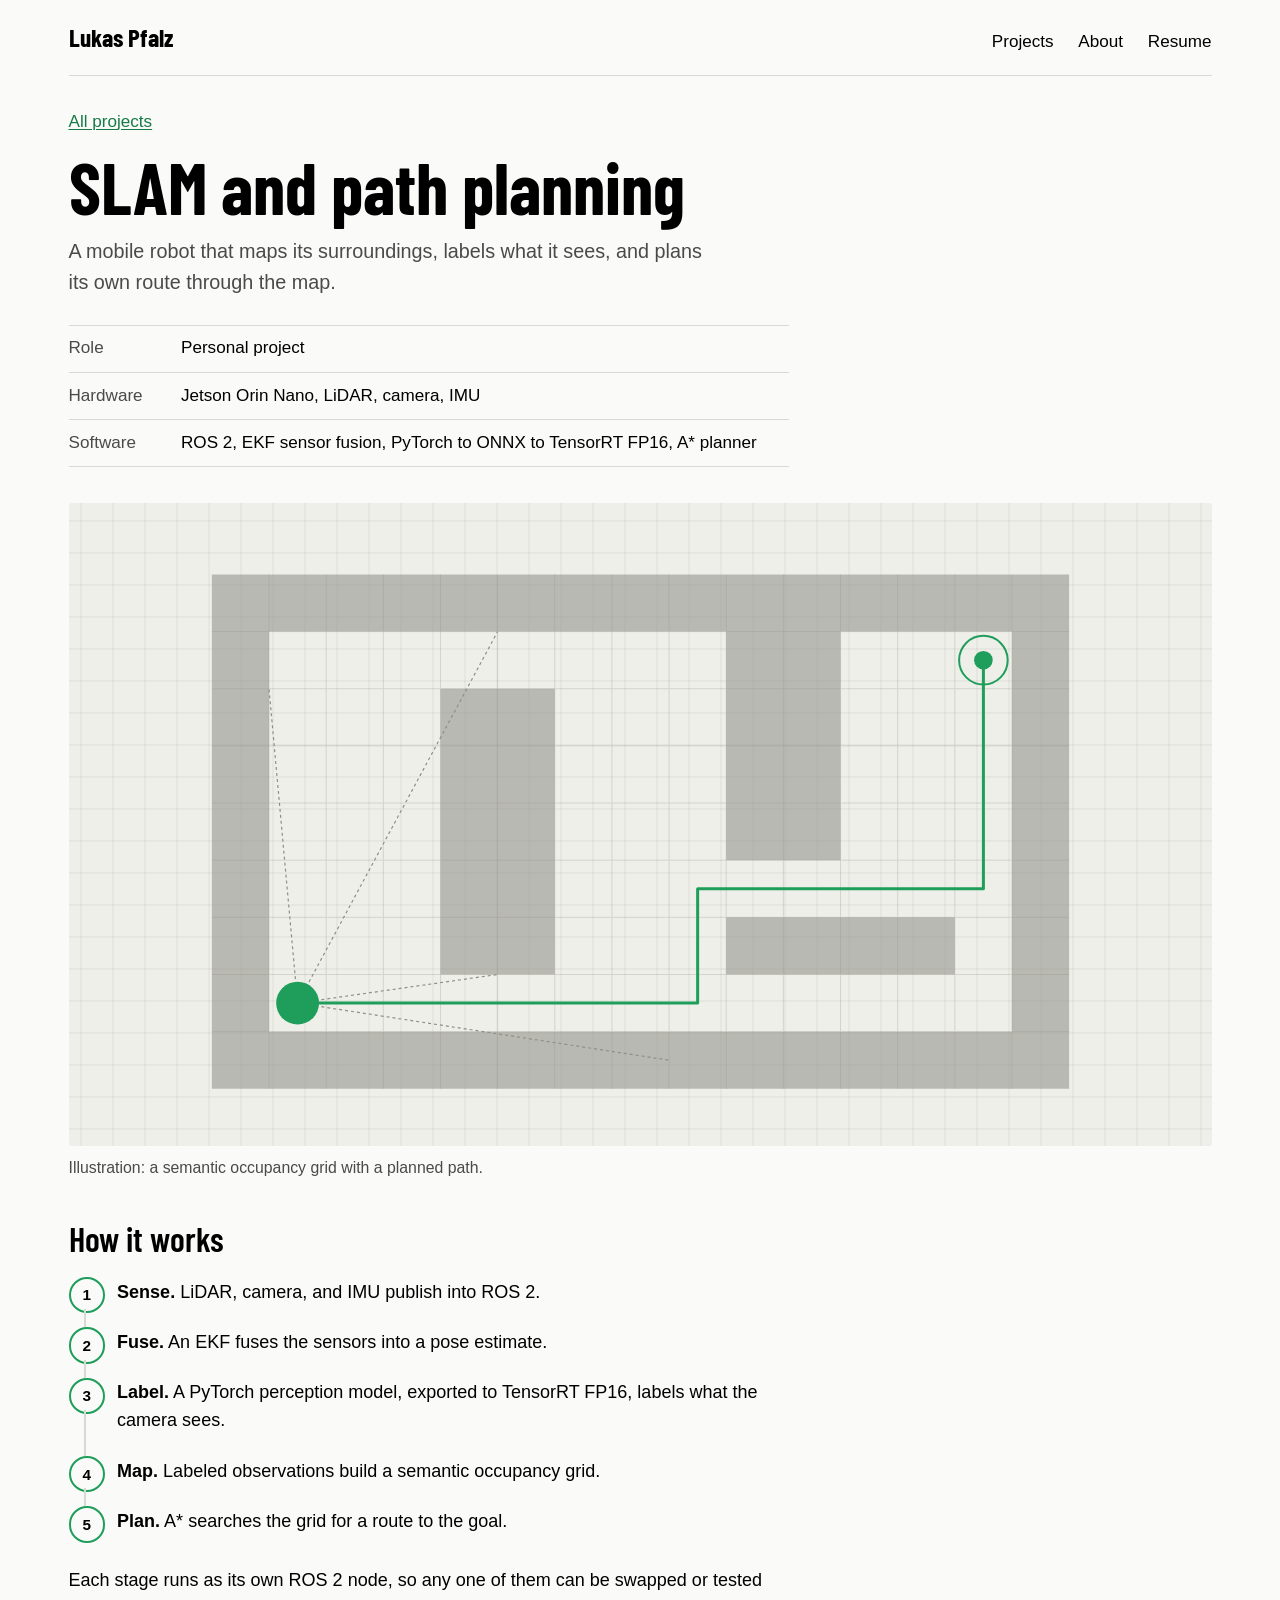
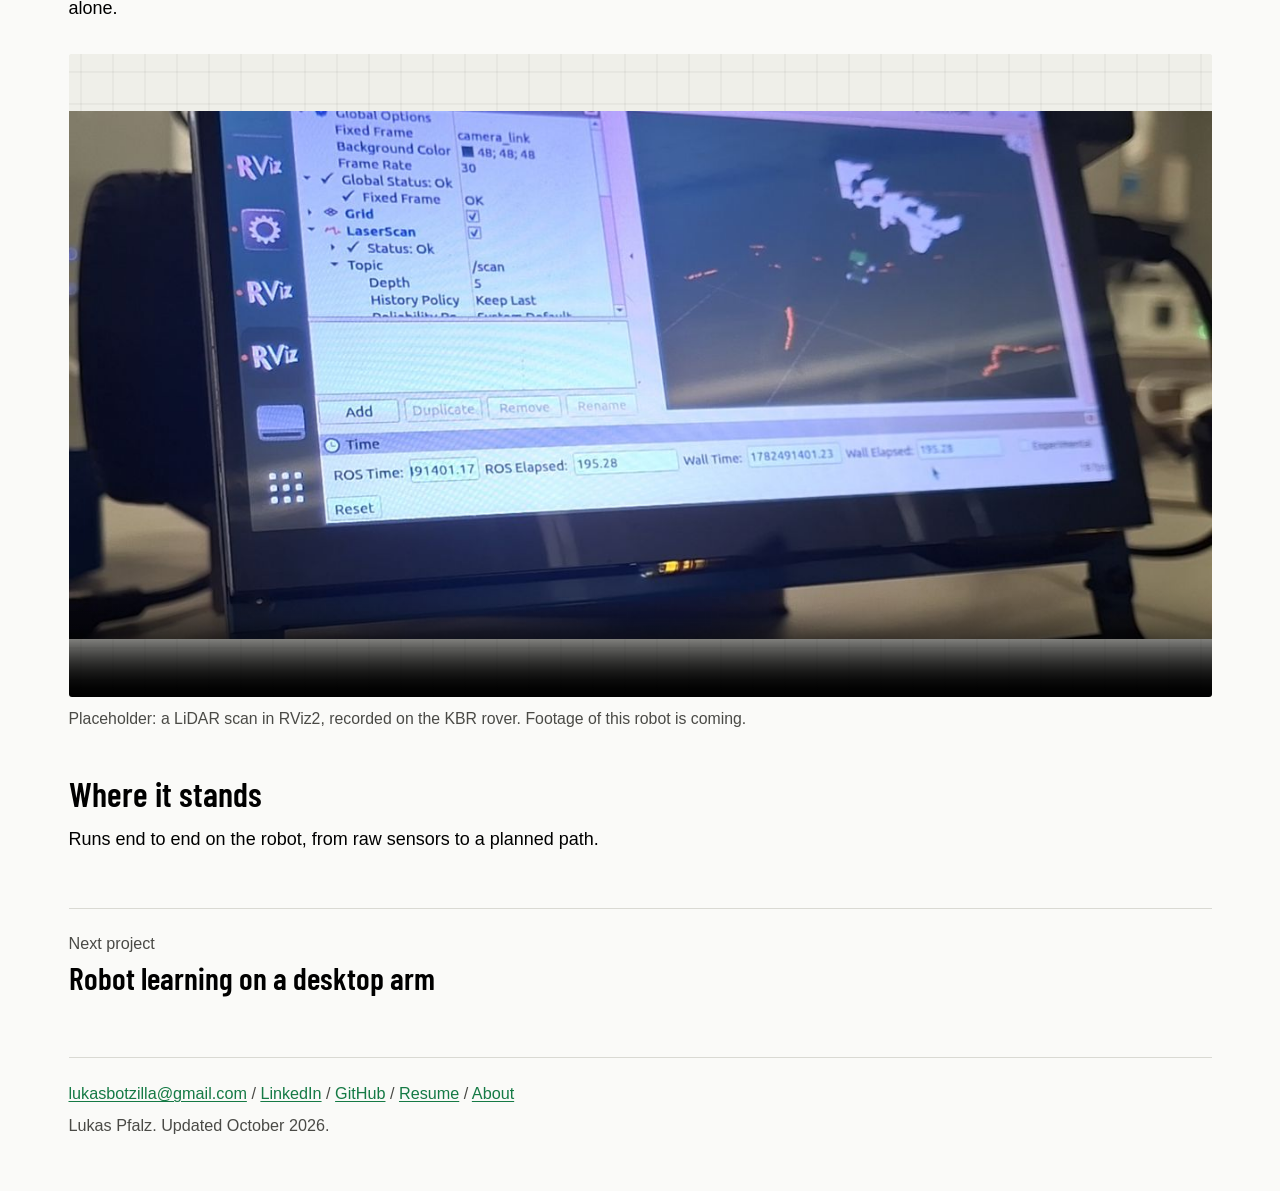
<file: slam.html>
<!doctype html>
<html lang="en">
<head>
<meta charset="utf-8">
<meta name="viewport" content="width=device-width, initial-scale=1">
<title>SLAM and path planning | Lukas Pfalz</title>
<meta name="description" content="LiDAR, camera and IMU fusion into a semantic occupancy grid with A* planning on a Jetson. lukasbotzilla@gmail.com">
<meta property="og:title" content="SLAM and path planning | Lukas Pfalz">
<meta property="og:description" content="LiDAR, camera and IMU fusion into a semantic occupancy grid with A* planning on a Jetson. lukasbotzilla@gmail.com">
<meta property="og:type" content="website">
<meta name="theme-color" content="#fafaf8">
<link rel="preload" href="fonts/barlow-condensed-700.woff2" as="font" type="font/woff2" crossorigin>
<link rel="stylesheet" href="style.css">
<link rel="icon" href="data:image/svg+xml,%3Csvg xmlns='http://www.w3.org/2000/svg' viewBox='0 0 32 32'%3E%3Crect width='32' height='32' rx='6' fill='%23fafaf8'/%3E%3Cpath d='M6 11V6h5M21 6h5v5M26 21v5h-5M11 26H6v-5' fill='none' stroke='%231e9e5a' stroke-width='3' stroke-linecap='round'/%3E%3Crect x='13' y='13' width='6' height='6' fill='%23000'/%3E%3C/svg%3E">
</head>
<body class="project">
<header class="topbar wrap">
  <a class="home" href="index.html">Lukas Pfalz</a>
  <nav aria-label="Site">
    <a href="index.html#projects">Projects</a>
    <a href="about.html">About</a>
    <a href="resume.pdf">Resume</a>
  </nav>
</header>
<main>
<header class="p-head wrap">
  <a class="back" href="index.html#projects">All projects</a>
  <h1>SLAM and path planning</h1>
  <p class="lead">A mobile robot that maps its surroundings, labels what it sees, and plans its own route through the map.</p>
  <dl class="spec">
    <dt>Role</dt><dd>Personal project</dd>
    <!-- CONFIRM: add a When row here, for example <dt>When</dt><dd>2025</dd> -->
    <dt>Hardware</dt><dd>Jetson Orin Nano, LiDAR, camera, IMU</dd>
    <dt>Software</dt><dd>ROS 2, EKF sensor fusion, PyTorch to ONNX to TensorRT FP16, A* planner</dd>
  </dl>
  
</header>

<figure class="p-media wrap">
  <div class="frame">
    <svg class="art" viewBox="0 0 160 90" preserveAspectRatio="xMidYMid meet" role="img" aria-label="Illustration of an occupancy grid map with a planned path" focusable="false"><path class="g" d="M28 10V82M36 10V82M44 10V82M52 10V82M60 10V82M68 10V82M76 10V82M84 10V82M92 10V82M100 10V82M108 10V82M116 10V82M124 10V82M132 10V82M20 18H140M20 26H140M20 34H140M20 42H140M20 50H140M20 58H140M20 66H140M20 74H140"/><path class="occ" d="M20 10h8v8h-8zM20 18h8v8h-8zM20 26h8v8h-8zM20 34h8v8h-8zM20 42h8v8h-8zM20 50h8v8h-8zM20 58h8v8h-8zM20 66h8v8h-8zM20 74h8v8h-8zM28 10h8v8h-8zM28 74h8v8h-8zM36 10h8v8h-8zM36 74h8v8h-8zM44 10h8v8h-8zM44 74h8v8h-8zM52 10h8v8h-8zM52 26h8v8h-8zM52 34h8v8h-8zM52 42h8v8h-8zM52 50h8v8h-8zM52 58h8v8h-8zM52 74h8v8h-8zM60 10h8v8h-8zM60 26h8v8h-8zM60 34h8v8h-8zM60 42h8v8h-8zM60 50h8v8h-8zM60 58h8v8h-8zM60 74h8v8h-8zM68 10h8v8h-8zM68 74h8v8h-8zM76 10h8v8h-8zM76 74h8v8h-8zM84 10h8v8h-8zM84 74h8v8h-8zM92 10h8v8h-8zM92 18h8v8h-8zM92 26h8v8h-8zM92 34h8v8h-8zM92 42h8v8h-8zM92 58h8v8h-8zM92 74h8v8h-8zM100 10h8v8h-8zM100 18h8v8h-8zM100 26h8v8h-8zM100 34h8v8h-8zM100 42h8v8h-8zM100 58h8v8h-8zM100 74h8v8h-8zM108 10h8v8h-8zM108 58h8v8h-8zM108 74h8v8h-8zM116 10h8v8h-8zM116 58h8v8h-8zM116 74h8v8h-8zM124 10h8v8h-8zM124 74h8v8h-8zM132 10h8v8h-8zM132 18h8v8h-8zM132 26h8v8h-8zM132 34h8v8h-8zM132 42h8v8h-8zM132 50h8v8h-8zM132 58h8v8h-8zM132 66h8v8h-8zM132 74h8v8h-8z"/><path class="dash" d="M32 70L28 26M32 70L60 18M32 70L60 66M32 70L84 78"/><path class="path" d="M32 70H88V54H128V22"/><circle class="hf" cx="32" cy="70" r="3"/><circle class="hi" cx="128" cy="22" r="3.4"/><circle class="hf" cx="128" cy="22" r="1.3"/></svg>
  </div>
  <figcaption>Illustration: a semantic occupancy grid with a planned path.</figcaption>
</figure>

<article class="p-body wrap">
  <div class="col">
    <h2>How it works</h2>
    <ol class="chain">
      <li><b>Sense.</b> LiDAR, camera, and IMU publish into ROS 2.</li>
      <li><b>Fuse.</b> An EKF fuses the sensors into a pose estimate.</li>
      <li><b>Label.</b> A PyTorch perception model, exported to TensorRT FP16, labels what the camera sees.</li>
      <li><b>Map.</b> Labeled observations build a semantic occupancy grid.</li>
      <li><b>Plan.</b> A* searches the grid for a route to the goal.</li>
    </ol>
    <p>Each stage runs as its own ROS 2 node, so any one of them can be swapped or tested alone.</p>
  </div>
  <figure class="p-inline">
    <div class="frame">
      <svg class="art" viewBox="0 0 160 90" preserveAspectRatio="xMidYMid meet" role="img" aria-label="Illustration of an occupancy grid map with a planned path" focusable="false"><path class="g" d="M28 10V82M36 10V82M44 10V82M52 10V82M60 10V82M68 10V82M76 10V82M84 10V82M92 10V82M100 10V82M108 10V82M116 10V82M124 10V82M132 10V82M20 18H140M20 26H140M20 34H140M20 42H140M20 50H140M20 58H140M20 66H140M20 74H140"/><path class="occ" d="M20 10h8v8h-8zM20 18h8v8h-8zM20 26h8v8h-8zM20 34h8v8h-8zM20 42h8v8h-8zM20 50h8v8h-8zM20 58h8v8h-8zM20 66h8v8h-8zM20 74h8v8h-8zM28 10h8v8h-8zM28 74h8v8h-8zM36 10h8v8h-8zM36 74h8v8h-8zM44 10h8v8h-8zM44 74h8v8h-8zM52 10h8v8h-8zM52 26h8v8h-8zM52 34h8v8h-8zM52 42h8v8h-8zM52 50h8v8h-8zM52 58h8v8h-8zM52 74h8v8h-8zM60 10h8v8h-8zM60 26h8v8h-8zM60 34h8v8h-8zM60 42h8v8h-8zM60 50h8v8h-8zM60 58h8v8h-8zM60 74h8v8h-8zM68 10h8v8h-8zM68 74h8v8h-8zM76 10h8v8h-8zM76 74h8v8h-8zM84 10h8v8h-8zM84 74h8v8h-8zM92 10h8v8h-8zM92 18h8v8h-8zM92 26h8v8h-8zM92 34h8v8h-8zM92 42h8v8h-8zM92 58h8v8h-8zM92 74h8v8h-8zM100 10h8v8h-8zM100 18h8v8h-8zM100 26h8v8h-8zM100 34h8v8h-8zM100 42h8v8h-8zM100 58h8v8h-8zM100 74h8v8h-8zM108 10h8v8h-8zM108 58h8v8h-8zM108 74h8v8h-8zM116 10h8v8h-8zM116 58h8v8h-8zM116 74h8v8h-8zM124 10h8v8h-8zM124 74h8v8h-8zM132 10h8v8h-8zM132 18h8v8h-8zM132 26h8v8h-8zM132 34h8v8h-8zM132 42h8v8h-8zM132 50h8v8h-8zM132 58h8v8h-8zM132 66h8v8h-8zM132 74h8v8h-8z"/><path class="dash" d="M32 70L28 26M32 70L60 18M32 70L60 66M32 70L84 78"/><path class="path" d="M32 70H88V54H128V22"/><circle class="hf" cx="32" cy="70" r="3"/><circle class="hi" cx="128" cy="22" r="3.4"/><circle class="hf" cx="128" cy="22" r="1.3"/></svg>
      <video controls playsinline preload="none" poster="media/lidar-rviz.jpg" width="1280" height="720" muted aria-label="LiDAR scan shown in RViz2">
        <source src="media/lidar-rviz.mp4" type="video/mp4">
      </video>
    </div>
    <figcaption>Placeholder: a LiDAR scan in RViz2, recorded on the KBR rover. Footage of this robot is coming.</figcaption>
  </figure>
  <div class="col">
    <h2>Where it stands</h2>
    <!-- CONFIRM. -->
    <p>Runs end to end on the robot, from raw sensors to a planned path.</p>
  </div>
  <a class="next" href="so101.html"><span class="muted">Next project</span><strong>Robot learning on a desktop arm</strong></a>
</article>
</main>
<footer class="wrap site-foot">
  <p><a href="mailto:lukasbotzilla@gmail.com">lukasbotzilla@gmail.com</a> <span aria-hidden="true">/</span> <a href="https://www.linkedin.com/in/lukaspfalz">LinkedIn</a> <span aria-hidden="true">/</span> <a href="https://github.com/Lukas-Pfalz">GitHub</a> <span aria-hidden="true">/</span> <a href="resume.pdf">Resume</a> <span aria-hidden="true">/</span> <a href="about.html">About</a></p>
  <p>Lukas Pfalz. Updated October 2026.</p>
</footer>
<script>
/*
  Media fallback. Every media frame has a line drawing underneath the real
  photo or video. If a file has not been uploaded yet, the broken element is
  removed so the drawing shows instead, and its caption is hidden. Figures
  in the middle of a page (class p-inline) are removed entirely instead, so
  a page never repeats the same drawing.
  - Images: removed when they fail to load (works on the live site and when
    previewing from disk).
  - Videos: set to preload="none", so a missing file would only fail when
    someone taps play. A small HEAD request checks each one up front. This
    runs on the live site only, because browsers block it for local files.
  - Once a video starts playing, its background turns black so portrait
    clips are letterboxed cleanly instead of showing the drawing at the sides.
*/
(function () {
  function drop(el) {
    var fig = el.closest('figure');
    if (fig && fig.classList.contains('p-inline')) { fig.remove(); return; }
    el.remove();
    if (fig) {
      var cap = fig.querySelector('figcaption');
      if (cap && !fig.hasAttribute('data-keep-caption')) cap.remove();
    }
  }
  document.querySelectorAll('.frame img').forEach(function (img) {
    if (img.complete && img.naturalWidth === 0) { drop(img); return; }
    img.addEventListener('error', function () { drop(img); });
  });
  document.querySelectorAll('.frame video').forEach(function (v) {
    v.addEventListener('play', function () { v.classList.add('playing'); });
    var s = v.querySelector('source');
    if (!s || !/^https?:/.test(location.protocol)) return;
    fetch(s.src, { method: 'HEAD' }).then(function (r) { if (!r.ok) drop(v); }).catch(function () {});
  });
})();
</script>
</body>
</html>
</file>
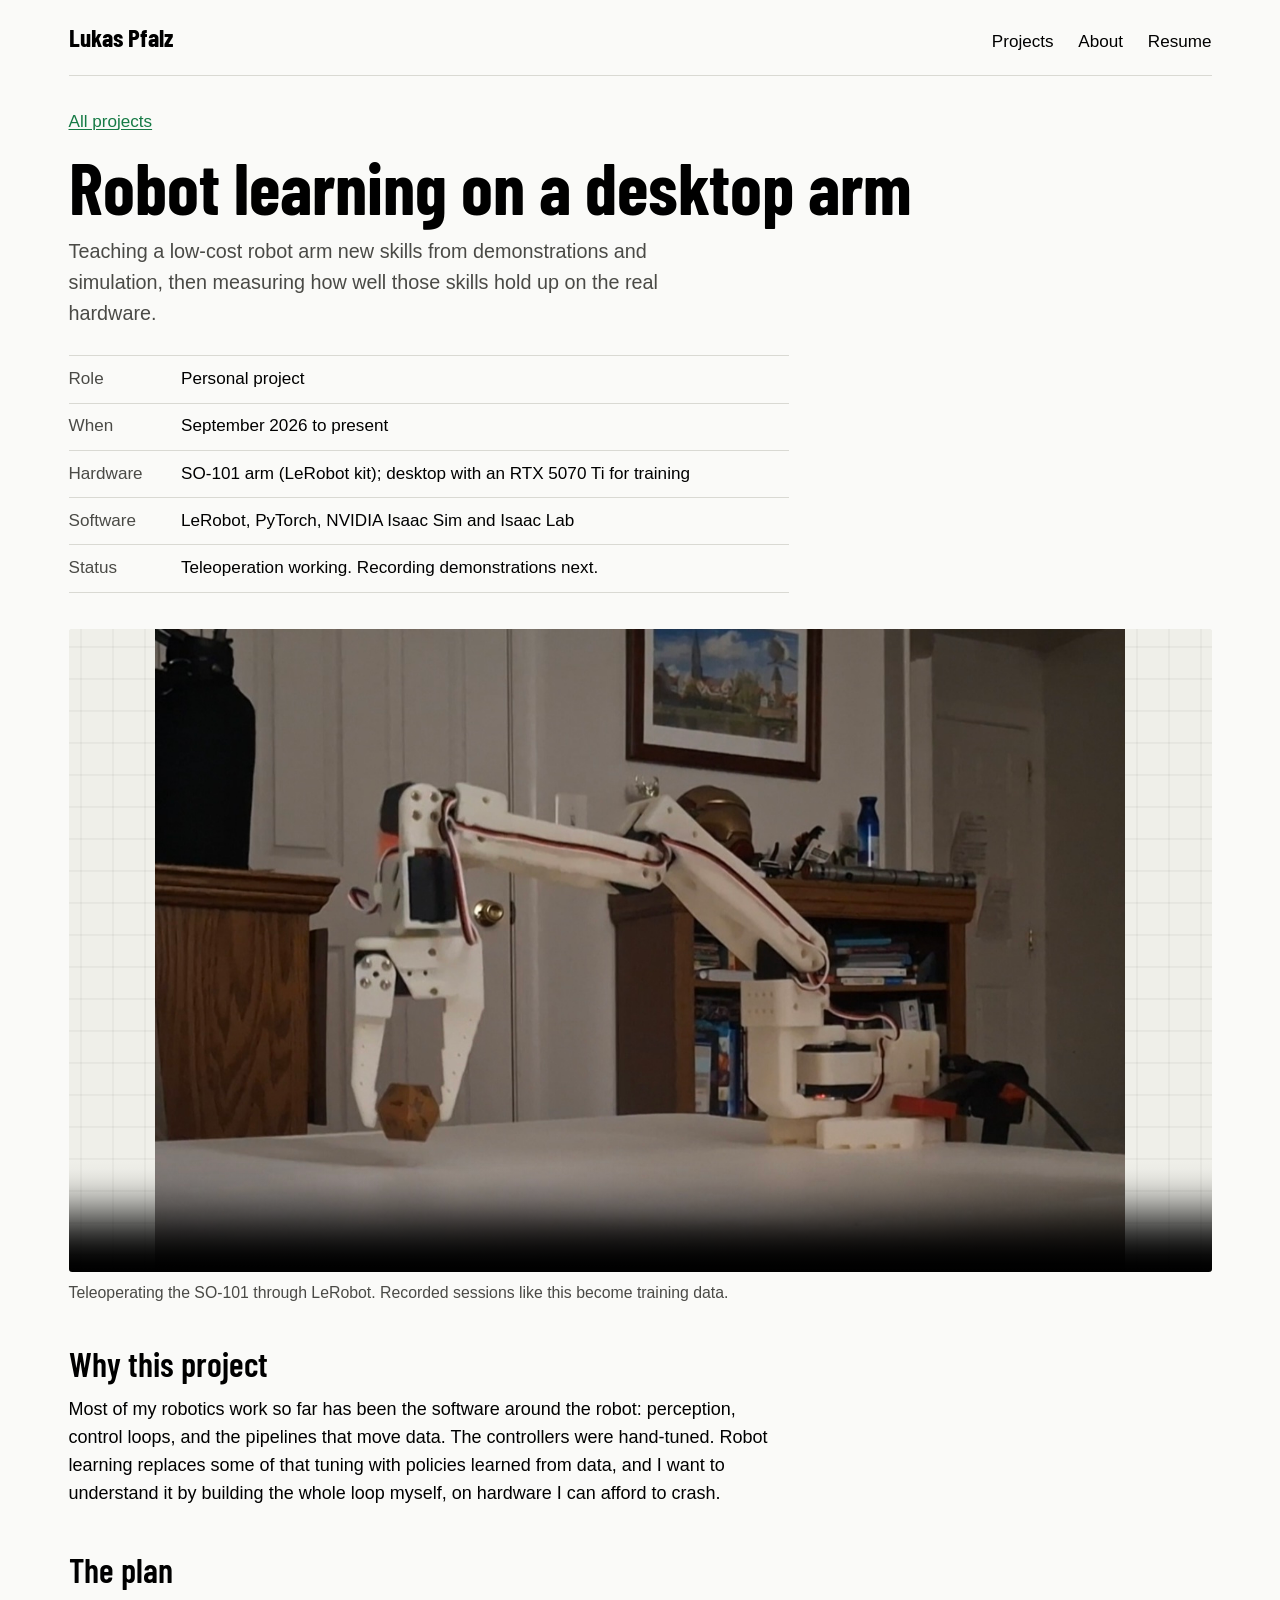
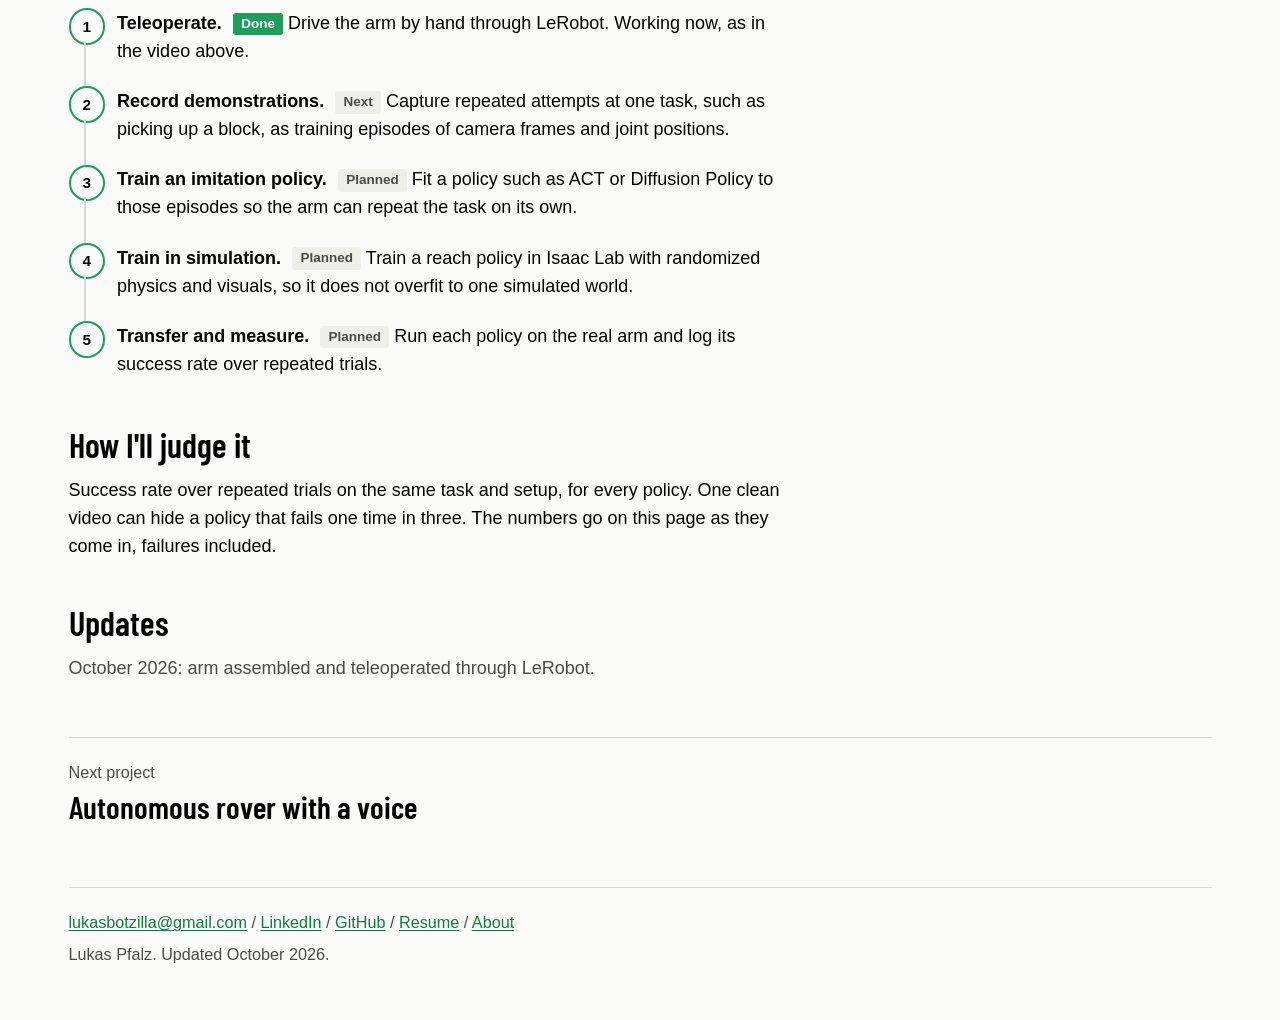
<file: so101.html>
<!doctype html>
<html lang="en">
<head>
<meta charset="utf-8">
<meta name="viewport" content="width=device-width, initial-scale=1">
<title>Robot learning on a desktop arm | Lukas Pfalz</title>
<meta name="description" content="SO-101 arm, LeRobot teleoperation, imitation learning and sim-to-real plans. lukasbotzilla@gmail.com">
<meta property="og:title" content="Robot learning on a desktop arm | Lukas Pfalz">
<meta property="og:description" content="SO-101 arm, LeRobot teleoperation, imitation learning and sim-to-real plans. lukasbotzilla@gmail.com">
<meta property="og:type" content="website">
<meta name="theme-color" content="#fafaf8">
<link rel="preload" href="fonts/barlow-condensed-700.woff2" as="font" type="font/woff2" crossorigin>
<link rel="stylesheet" href="style.css">
<link rel="icon" href="data:image/svg+xml,%3Csvg xmlns='http://www.w3.org/2000/svg' viewBox='0 0 32 32'%3E%3Crect width='32' height='32' rx='6' fill='%23fafaf8'/%3E%3Cpath d='M6 11V6h5M21 6h5v5M26 21v5h-5M11 26H6v-5' fill='none' stroke='%231e9e5a' stroke-width='3' stroke-linecap='round'/%3E%3Crect x='13' y='13' width='6' height='6' fill='%23000'/%3E%3C/svg%3E">
</head>
<body class="project">
<header class="topbar wrap">
  <a class="home" href="index.html">Lukas Pfalz</a>
  <nav aria-label="Site">
    <a href="index.html#projects">Projects</a>
    <a href="about.html">About</a>
    <a href="resume.pdf">Resume</a>
  </nav>
</header>
<main>
<header class="p-head wrap">
  <a class="back" href="index.html#projects">All projects</a>
  <h1>Robot learning on a desktop arm</h1>
  <p class="lead">Teaching a low-cost robot arm new skills from demonstrations and simulation, then measuring how well those skills hold up on the real hardware.</p>
  <dl class="spec">
    <dt>Role</dt><dd>Personal project</dd>
    <dt>When</dt><dd>September 2026 to present</dd>
    <dt>Hardware</dt><dd>SO-101 arm (LeRobot kit); desktop with an RTX 5070 Ti for training</dd>
    <dt>Software</dt><dd>LeRobot, PyTorch, NVIDIA Isaac Sim and Isaac Lab</dd>
    <dt>Status</dt><dd>Teleoperation working. Recording demonstrations next.</dd>
  </dl>
  
</header>

<figure class="p-media wrap">
  <div class="frame">
    <svg class="art" viewBox="0 0 160 90" preserveAspectRatio="xMidYMid meet" role="img" aria-label="Illustration of a robot arm reaching for a block" focusable="false"><path class="ln" d="M20 78H140"/><rect class="ln" x="38" y="68" width="20" height="10" rx="1.5"/><path class="lk" d="M48 66L70 34L100 46"/><circle class="jt" cx="48" cy="66" r="3"/><circle class="jt" cx="70" cy="34" r="3"/><circle class="jt" cx="100" cy="46" r="2.5"/><path class="ln" d="M100 48.5V53M95.5 53H104.5M95.5 53V59M104.5 53V59"/><rect class="ln" x="96" y="66" width="12" height="12"/><rect class="hi" x="92" y="62" width="20" height="20"/><rect class="hf" x="92" y="58.5" width="10" height="3.5"/></svg>
      <video controls playsinline preload="none" poster="media/so101-teleop.jpg" width="1280" height="720" muted aria-label="Teleoperating the SO-101 arm">
        <source src="media/so101-teleop.mp4" type="video/mp4">
      </video>
  </div>
  <figcaption>Teleoperating the SO-101 through LeRobot. Recorded sessions like this become training data.</figcaption>
</figure>

<article class="p-body wrap">
  <div class="col">
    <h2>Why this project</h2>
    <p>Most of my robotics work so far has been the software around the robot: perception, control loops, and the pipelines that move data. The controllers were hand-tuned. Robot learning replaces some of that tuning with policies learned from data, and I want to understand it by building the whole loop myself, on hardware I can afford to crash.</p>

    <h2>The plan</h2>
    <!-- CONFIRM the plan and each status chip. Keep only steps you would describe at a booth. -->
    <ol class="chain">
      <li><b>Teleoperate. <span class="chip done">Done</span></b> Drive the arm by hand through LeRobot. Working now, as in the video above.</li>
      <li><b>Record demonstrations. <span class="chip">Next</span></b> Capture repeated attempts at one task, such as picking up a block, as training episodes of camera frames and joint positions.</li>
      <li><b>Train an imitation policy. <span class="chip">Planned</span></b> Fit a policy such as ACT or Diffusion Policy to those episodes so the arm can repeat the task on its own.</li>
      <li><b>Train in simulation. <span class="chip">Planned</span></b> Train a reach policy in Isaac Lab with randomized physics and visuals, so it does not overfit to one simulated world.</li>
      <li><b>Transfer and measure. <span class="chip">Planned</span></b> Run each policy on the real arm and log its success rate over repeated trials.</li>
    </ol>

    <h2>How I'll judge it</h2>
    <p>Success rate over repeated trials on the same task and setup, for every policy. One clean video can hide a policy that fails one time in three. The numbers go on this page as they come in, failures included.</p>

    <h2>Updates</h2>
    <!-- CONFIRM, and add a dated line every week or two. -->
    <p class="muted">October 2026: arm assembled and teleoperated through LeRobot.</p>
  </div>
  <a class="next" href="rover.html"><span class="muted">Next project</span><strong>Autonomous rover with a voice</strong></a>
</article>
</main>
<footer class="wrap site-foot">
  <p><a href="mailto:lukasbotzilla@gmail.com">lukasbotzilla@gmail.com</a> <span aria-hidden="true">/</span> <a href="https://www.linkedin.com/in/lukaspfalz">LinkedIn</a> <span aria-hidden="true">/</span> <a href="https://github.com/Lukas-Pfalz">GitHub</a> <span aria-hidden="true">/</span> <a href="resume.pdf">Resume</a> <span aria-hidden="true">/</span> <a href="about.html">About</a></p>
  <p>Lukas Pfalz. Updated October 2026.</p>
</footer>
<script>
/*
  Media fallback. Every media frame has a line drawing underneath the real
  photo or video. If a file has not been uploaded yet, the broken element is
  removed so the drawing shows instead, and its caption is hidden. Figures
  in the middle of a page (class p-inline) are removed entirely instead, so
  a page never repeats the same drawing.
  - Images: removed when they fail to load (works on the live site and when
    previewing from disk).
  - Videos: set to preload="none", so a missing file would only fail when
    someone taps play. A small HEAD request checks each one up front. This
    runs on the live site only, because browsers block it for local files.
  - Once a video starts playing, its background turns black so portrait
    clips are letterboxed cleanly instead of showing the drawing at the sides.
*/
(function () {
  function drop(el) {
    var fig = el.closest('figure');
    if (fig && fig.classList.contains('p-inline')) { fig.remove(); return; }
    el.remove();
    if (fig) {
      var cap = fig.querySelector('figcaption');
      if (cap && !fig.hasAttribute('data-keep-caption')) cap.remove();
    }
  }
  document.querySelectorAll('.frame img').forEach(function (img) {
    if (img.complete && img.naturalWidth === 0) { drop(img); return; }
    img.addEventListener('error', function () { drop(img); });
  });
  document.querySelectorAll('.frame video').forEach(function (v) {
    v.addEventListener('play', function () { v.classList.add('playing'); });
    var s = v.querySelector('source');
    if (!s || !/^https?:/.test(location.protocol)) return;
    fetch(s.src, { method: 'HEAD' }).then(function (r) { if (!r.ok) drop(v); }).catch(function () {});
  });
})();
</script>
</body>
</html>
</file>
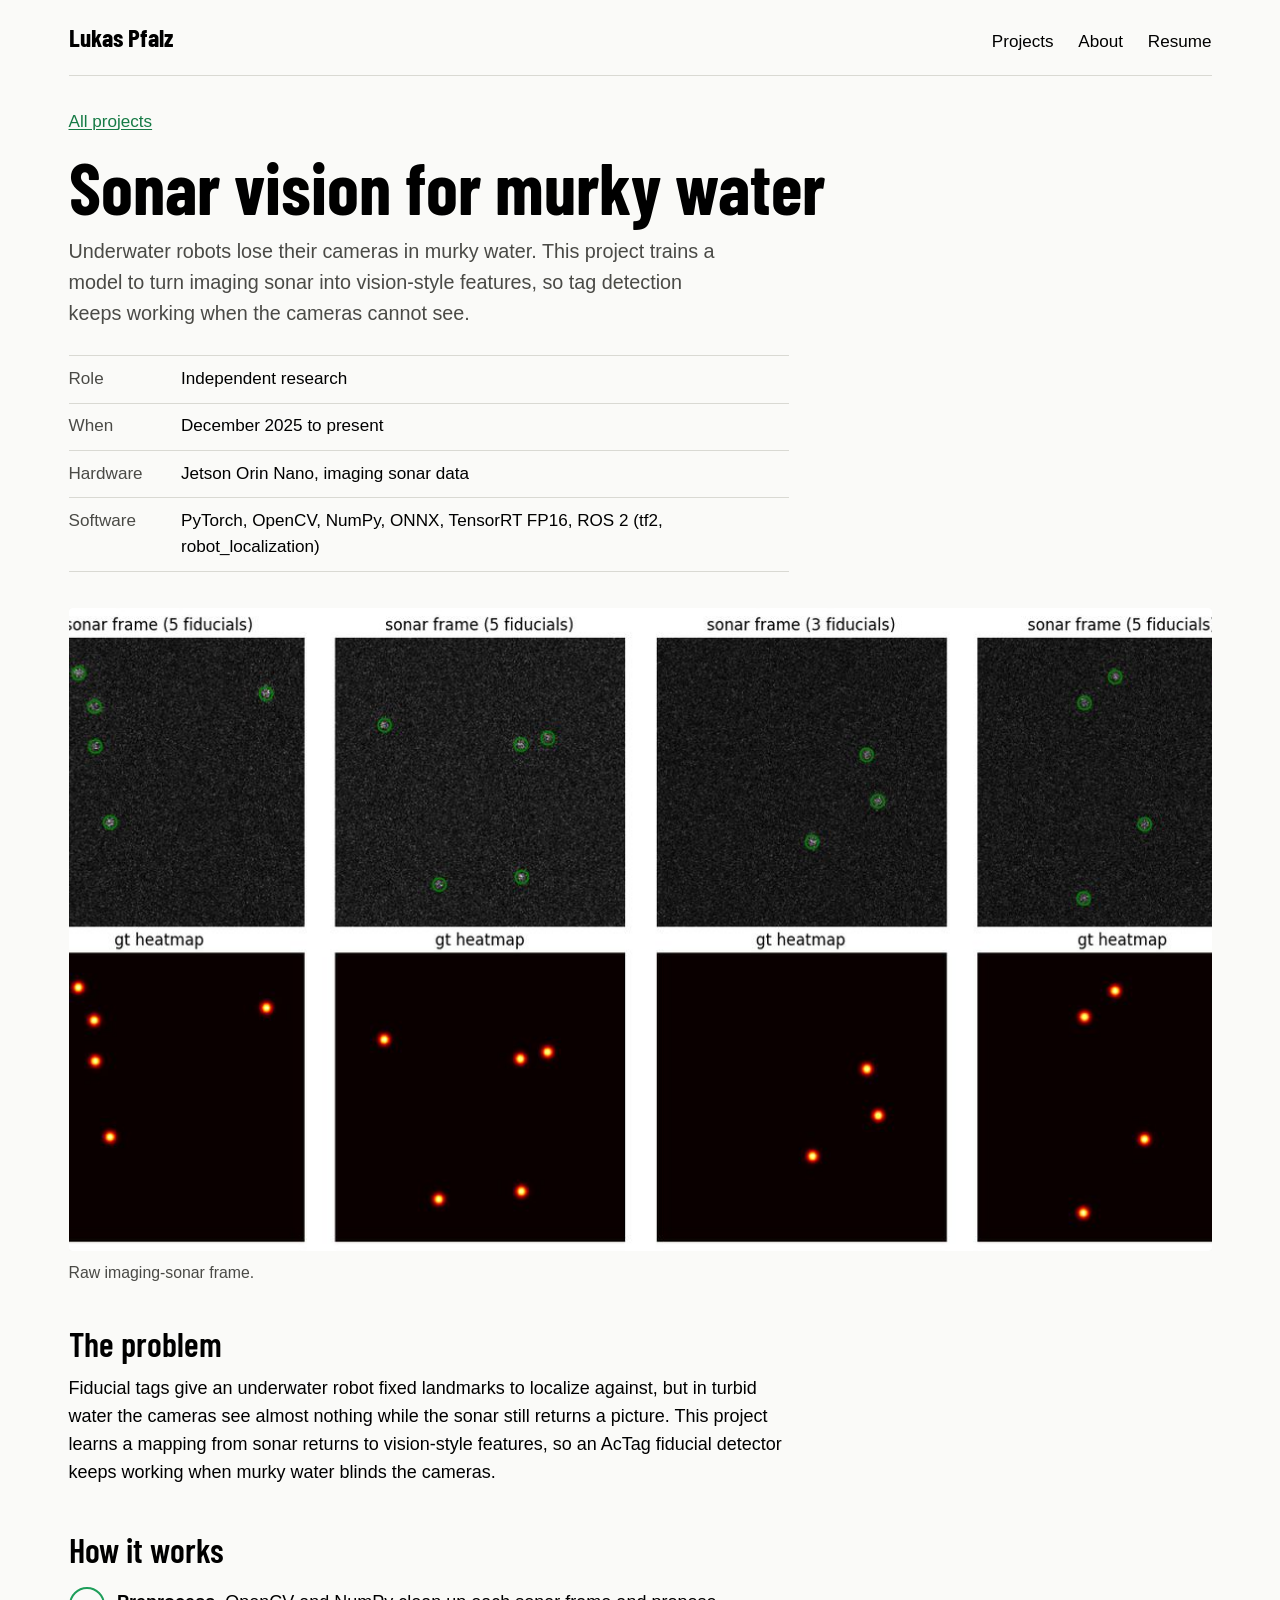
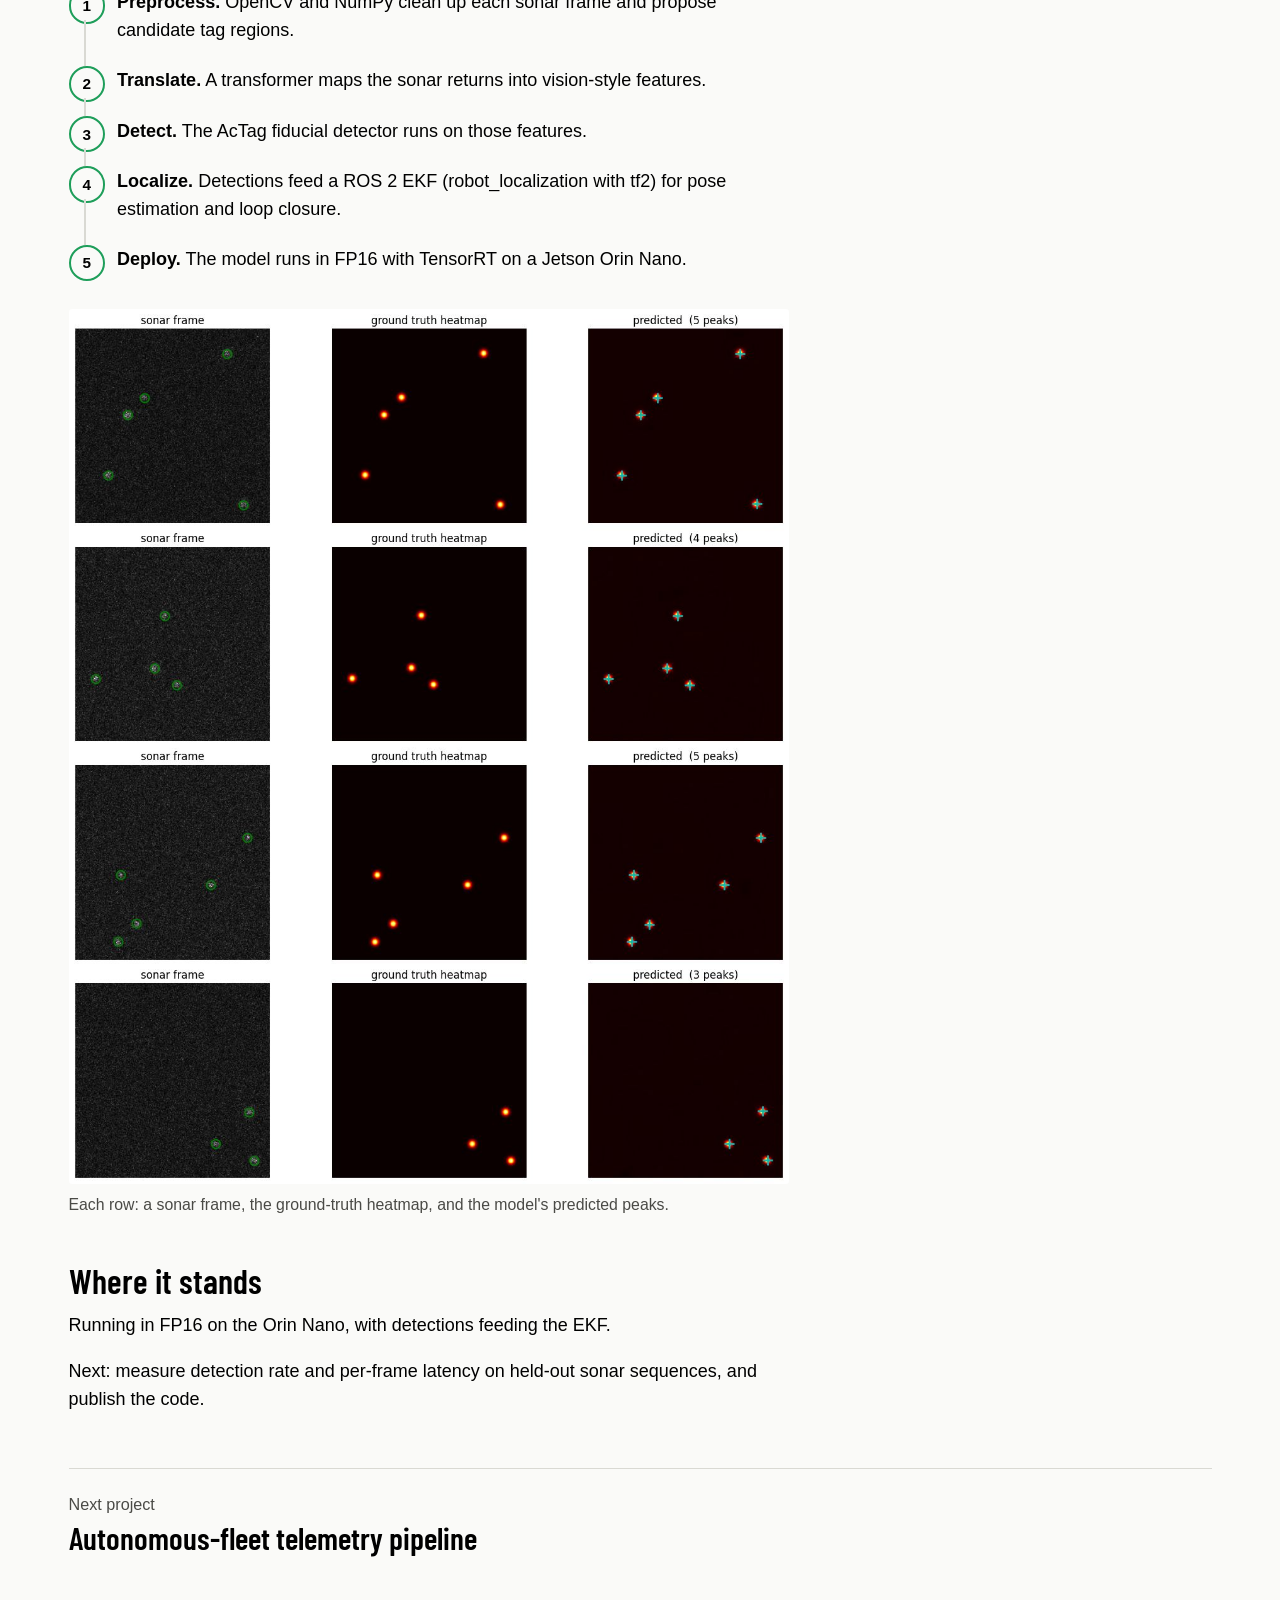
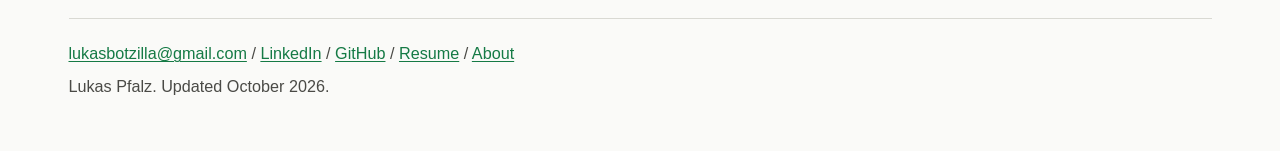
<file: sonar.html>
<!doctype html>
<html lang="en">
<head>
<meta charset="utf-8">
<meta name="viewport" content="width=device-width, initial-scale=1">
<title>Sonar vision for murky water | Lukas Pfalz</title>
<meta name="description" content="A transformer that maps imaging sonar to vision-style features for fiducial detection underwater. lukasbotzilla@gmail.com">
<meta property="og:title" content="Sonar vision for murky water | Lukas Pfalz">
<meta property="og:description" content="A transformer that maps imaging sonar to vision-style features for fiducial detection underwater. lukasbotzilla@gmail.com">
<meta property="og:type" content="website">
<meta name="theme-color" content="#fafaf8">
<link rel="preload" href="fonts/barlow-condensed-700.woff2" as="font" type="font/woff2" crossorigin>
<link rel="stylesheet" href="style.css">
<link rel="icon" href="data:image/svg+xml,%3Csvg xmlns='http://www.w3.org/2000/svg' viewBox='0 0 32 32'%3E%3Crect width='32' height='32' rx='6' fill='%23fafaf8'/%3E%3Cpath d='M6 11V6h5M21 6h5v5M26 21v5h-5M11 26H6v-5' fill='none' stroke='%231e9e5a' stroke-width='3' stroke-linecap='round'/%3E%3Crect x='13' y='13' width='6' height='6' fill='%23000'/%3E%3C/svg%3E">
</head>
<body class="project">
<header class="topbar wrap">
  <a class="home" href="index.html">Lukas Pfalz</a>
  <nav aria-label="Site">
    <a href="index.html#projects">Projects</a>
    <a href="about.html">About</a>
    <a href="resume.pdf">Resume</a>
  </nav>
</header>
<main>
<header class="p-head wrap">
  <a class="back" href="index.html#projects">All projects</a>
  <h1>Sonar vision for murky water</h1>
  <p class="lead">Underwater robots lose their cameras in murky water. This project trains a model to turn imaging sonar into vision-style features, so tag detection keeps working when the cameras cannot see.</p>
  <dl class="spec">
    <dt>Role</dt><dd>Independent research</dd>
    <dt>When</dt><dd>December 2025 to present</dd>
    <dt>Hardware</dt><dd>Jetson Orin Nano, imaging sonar data</dd>
    <dt>Software</dt><dd>PyTorch, OpenCV, NumPy, ONNX, TensorRT FP16, ROS 2 (tf2, robot_localization)</dd>
  </dl>
  
</header>

<figure class="p-media wrap">
  <div class="frame">
    <svg class="art" viewBox="0 0 160 90" preserveAspectRatio="xMidYMid meet" role="img" aria-label="Illustration of a sonar fan with a detected tag" focusable="false"><path class="ln" d="M80 84L30.2 42.2M80 84L129.8 42.2"/><path class="dash" d="M60.85 67.93A25 25 0 0 1 99.15 67.93M45.53 55.07A45 45 0 0 1 114.47 55.07"/><path class="ln" d="M30.21 42.22A65 65 0 0 1 129.79 42.22"/><circle class="dot" cx="73.1" cy="60.2" r="0.89"/><circle class="dot" cx="53.3" cy="51.4" r="0.72"/><circle class="dot" cx="53.4" cy="53.0" r="0.52"/><circle class="dot" cx="77.8" cy="63.0" r="0.55"/><circle class="dot" cx="73.3" cy="29.2" r="0.57"/><circle class="dot" cx="60.1" cy="42.3" r="1.07"/><circle class="dot" cx="84.4" cy="48.4" r="1.09"/><circle class="dot" cx="42.3" cy="41.7" r="0.67"/><circle class="dot" cx="67.4" cy="64.4" r="0.69"/><circle class="dot" cx="92.7" cy="61.2" r="0.85"/><circle class="dot" cx="87.7" cy="50.1" r="0.83"/><circle class="dot" cx="66.6" cy="68.2" r="0.62"/><circle class="dot" cx="90.6" cy="48.3" r="0.69"/><circle class="dot" cx="85.3" cy="46.0" r="0.68"/><circle class="dot" cx="102.5" cy="40.0" r="0.65"/><circle class="dot" cx="85.0" cy="42.7" r="1.03"/><circle class="dot" cx="91.1" cy="55.1" r="1.09"/><circle class="dot" cx="58.8" cy="53.9" r="0.95"/><circle class="dot" cx="58.8" cy="50.1" r="0.52"/><circle class="dot" cx="94.0" cy="33.5" r="0.84"/><circle class="dot" cx="98.2" cy="57.5" r="0.92"/><circle class="dot" cx="86.7" cy="40.4" r="0.77"/><circle class="dot" cx="111.4" cy="32.3" r="0.78"/><circle class="dot" cx="85.4" cy="64.0" r="0.92"/><circle class="dot" cx="94.7" cy="23.1" r="0.99"/><circle class="dot" cx="68.0" cy="50.7" r="0.90"/><circle class="dot" cx="53.1" cy="56.1" r="0.60"/><circle class="dot" cx="68.1" cy="67.1" r="0.96"/><circle class="dot" cx="63.7" cy="59.9" r="0.73"/><circle class="dot" cx="92.1" cy="66.1" r="0.77"/><circle class="dot" cx="84.6" cy="26.4" r="0.99"/><circle class="dot" cx="96.8" cy="58.5" r="0.75"/><circle class="dot" cx="67.0" cy="27.7" r="1.07"/><circle class="dot" cx="66.2" cy="62.0" r="0.64"/><rect class="dot" x="85.7" y="31.8" width="6" height="6"/><rect class="jt0" x="87.2" y="33.3" width="3" height="3"/><rect class="hi" x="82.7" y="28.8" width="12" height="12"/><rect class="hf" x="82.7" y="25.3" width="7" height="3.5"/></svg>
      <img src="media/sonar-raw.jpg" alt="Raw imaging sonar frame" decoding="async">
  </div>
  <!-- CONFIRM the caption matches the image. -->
  <figcaption>Raw imaging-sonar frame.</figcaption>
</figure>

<article class="p-body wrap">
  <div class="col">
    <h2>The problem</h2>
    <p>Fiducial tags give an underwater robot fixed landmarks to localize against, but in turbid water the cameras see almost nothing while the sonar still returns a picture. This project learns a mapping from sonar returns to vision-style features, so an AcTag fiducial detector keeps working when murky water blinds the cameras.</p>

    <h2>How it works</h2>
    <ol class="chain">
      <li><b>Preprocess.</b> OpenCV and NumPy clean up each sonar frame and propose candidate tag regions.</li>
      <li><b>Translate.</b> A transformer maps the sonar returns into vision-style features.</li>
      <li><b>Detect.</b> The AcTag fiducial detector runs on those features.</li>
      <li><b>Localize.</b> Detections feed a ROS 2 EKF (robot_localization with tf2) for pose estimation and loop closure.</li>
      <li><b>Deploy.</b> The model runs in FP16 with TensorRT on a Jetson Orin Nano.</li>
    </ol>
  </div>
  <figure class="p-inline">
    <div class="frame natural">
      <svg class="art" viewBox="0 0 160 90" preserveAspectRatio="xMidYMid meet" role="img" aria-label="Illustration of a sonar fan with a detected tag" focusable="false"><path class="ln" d="M80 84L30.2 42.2M80 84L129.8 42.2"/><path class="dash" d="M60.85 67.93A25 25 0 0 1 99.15 67.93M45.53 55.07A45 45 0 0 1 114.47 55.07"/><path class="ln" d="M30.21 42.22A65 65 0 0 1 129.79 42.22"/><circle class="dot" cx="73.1" cy="60.2" r="0.89"/><circle class="dot" cx="53.3" cy="51.4" r="0.72"/><circle class="dot" cx="53.4" cy="53.0" r="0.52"/><circle class="dot" cx="77.8" cy="63.0" r="0.55"/><circle class="dot" cx="73.3" cy="29.2" r="0.57"/><circle class="dot" cx="60.1" cy="42.3" r="1.07"/><circle class="dot" cx="84.4" cy="48.4" r="1.09"/><circle class="dot" cx="42.3" cy="41.7" r="0.67"/><circle class="dot" cx="67.4" cy="64.4" r="0.69"/><circle class="dot" cx="92.7" cy="61.2" r="0.85"/><circle class="dot" cx="87.7" cy="50.1" r="0.83"/><circle class="dot" cx="66.6" cy="68.2" r="0.62"/><circle class="dot" cx="90.6" cy="48.3" r="0.69"/><circle class="dot" cx="85.3" cy="46.0" r="0.68"/><circle class="dot" cx="102.5" cy="40.0" r="0.65"/><circle class="dot" cx="85.0" cy="42.7" r="1.03"/><circle class="dot" cx="91.1" cy="55.1" r="1.09"/><circle class="dot" cx="58.8" cy="53.9" r="0.95"/><circle class="dot" cx="58.8" cy="50.1" r="0.52"/><circle class="dot" cx="94.0" cy="33.5" r="0.84"/><circle class="dot" cx="98.2" cy="57.5" r="0.92"/><circle class="dot" cx="86.7" cy="40.4" r="0.77"/><circle class="dot" cx="111.4" cy="32.3" r="0.78"/><circle class="dot" cx="85.4" cy="64.0" r="0.92"/><circle class="dot" cx="94.7" cy="23.1" r="0.99"/><circle class="dot" cx="68.0" cy="50.7" r="0.90"/><circle class="dot" cx="53.1" cy="56.1" r="0.60"/><circle class="dot" cx="68.1" cy="67.1" r="0.96"/><circle class="dot" cx="63.7" cy="59.9" r="0.73"/><circle class="dot" cx="92.1" cy="66.1" r="0.77"/><circle class="dot" cx="84.6" cy="26.4" r="0.99"/><circle class="dot" cx="96.8" cy="58.5" r="0.75"/><circle class="dot" cx="67.0" cy="27.7" r="1.07"/><circle class="dot" cx="66.2" cy="62.0" r="0.64"/><rect class="dot" x="85.7" y="31.8" width="6" height="6"/><rect class="jt0" x="87.2" y="33.3" width="3" height="3"/><rect class="hi" x="82.7" y="28.8" width="12" height="12"/><rect class="hf" x="82.7" y="25.3" width="7" height="3.5"/></svg>
      <img src="media/sonar-detections.jpg" alt="Sonar frame with detected tags marked" loading="lazy" decoding="async">
    </div>
    <figcaption>Each row: a sonar frame, the ground-truth heatmap, and the model's predicted peaks.</figcaption>
  </figure>
  <div class="col">
    <h2>Where it stands</h2>
    <p>Running in FP16 on the Orin Nano, with detections feeding the EKF.</p>
    <!-- CONFIRM or delete: next steps. -->
    <p>Next: measure detection rate and per-frame latency on held-out sonar sequences, and publish the code.</p>
  </div>
  <a class="next" href="forterra.html"><span class="muted">Next project</span><strong>Autonomous-fleet telemetry pipeline</strong></a>
</article>
</main>
<footer class="wrap site-foot">
  <p><a href="mailto:lukasbotzilla@gmail.com">lukasbotzilla@gmail.com</a> <span aria-hidden="true">/</span> <a href="https://www.linkedin.com/in/lukaspfalz">LinkedIn</a> <span aria-hidden="true">/</span> <a href="https://github.com/Lukas-Pfalz">GitHub</a> <span aria-hidden="true">/</span> <a href="resume.pdf">Resume</a> <span aria-hidden="true">/</span> <a href="about.html">About</a></p>
  <p>Lukas Pfalz. Updated October 2026.</p>
</footer>
<script>
/*
  Media fallback. Every media frame has a line drawing underneath the real
  photo or video. If a file has not been uploaded yet, the broken element is
  removed so the drawing shows instead, and its caption is hidden. Figures
  in the middle of a page (class p-inline) are removed entirely instead, so
  a page never repeats the same drawing.
  - Images: removed when they fail to load (works on the live site and when
    previewing from disk).
  - Videos: set to preload="none", so a missing file would only fail when
    someone taps play. A small HEAD request checks each one up front. This
    runs on the live site only, because browsers block it for local files.
  - Once a video starts playing, its background turns black so portrait
    clips are letterboxed cleanly instead of showing the drawing at the sides.
*/
(function () {
  function drop(el) {
    var fig = el.closest('figure');
    if (fig && fig.classList.contains('p-inline')) { fig.remove(); return; }
    el.remove();
    if (fig) {
      var cap = fig.querySelector('figcaption');
      if (cap && !fig.hasAttribute('data-keep-caption')) cap.remove();
    }
  }
  document.querySelectorAll('.frame img').forEach(function (img) {
    if (img.complete && img.naturalWidth === 0) { drop(img); return; }
    img.addEventListener('error', function () { drop(img); });
  });
  document.querySelectorAll('.frame video').forEach(function (v) {
    v.addEventListener('play', function () { v.classList.add('playing'); });
    var s = v.querySelector('source');
    if (!s || !/^https?:/.test(location.protocol)) return;
    fetch(s.src, { method: 'HEAD' }).then(function (r) { if (!r.ok) drop(v); }).catch(function () {});
  });
})();
</script>
</body>
</html>
</file>
<file: style.css>
/* =========================================================================
   Lukas Pfalz portfolio: one stylesheet shared by every page.
   Sections: fonts, tokens, base, detection box, home hero, buttons,
   home sections, project grid, media frame, illustrations, experience,
   project pages, pipeline list, footer.
   ========================================================================= */

/* Fonts. Barlow Condensed (SIL Open Font License) is served from the fonts
   folder, so pages make no outside requests. 600 is used for headings and
   700 for the name. font-display: swap shows system text right away and
   swaps the font in when it arrives. */
@font-face {
  font-family: "Barlow Condensed";
  src: url("fonts/barlow-condensed-600.woff2") format("woff2");
  font-weight: 600; font-style: normal; font-display: swap;
}
@font-face {
  font-family: "Barlow Condensed";
  src: url("fonts/barlow-condensed-700.woff2") format("woff2");
  font-weight: 700; font-style: normal; font-display: swap;
}

/* Tokens. Light is the default because convention halls are bright; dark
   follows the phone's setting. --accent is the detection-box green used for
   the site's one recurring motif. --accent-ink is the darker shade used for
   text links so they keep contrast on the paper color. --art is the line
   color of the fallback illustrations. */
:root {
  --paper: #fafaf8;
  --ink: #000000;
  --ink-2: #4a4a46;
  --rule: #d9d9d3;
  --tint: #efefe9;
  --art: #8f8f87;
  --accent: #1e9e5a;
  --accent-ink: #157a45;
  --on-accent: #ffffff;
  --grid: rgba(0, 0, 0, 0.07);
  --display: "Barlow Condensed", "Avenir Next Condensed", "Arial Narrow", sans-serif;
  --sans: "Avenir Next", "Segoe UI", Roboto, "Helvetica Neue", Arial, sans-serif;
  --mono: ui-monospace, "SF Mono", Menlo, Consolas, "Liberation Mono", monospace;
  --text: 40rem;
  --wide: 66rem;
  --gutter: 1.25rem;
}
@media (prefers-color-scheme: dark) {
  :root {
    --paper: #121413;
    --ink: #f2f2ee;
    --ink-2: #b4b4ad;
    --rule: #2e302e;
    --tint: #1b1e1c;
    --art: #636863;
    --accent: #35c47a;
    --accent-ink: #5fd698;
    --on-accent: #0c0f0d;
    --grid: rgba(255, 255, 255, 0.06);
  }
}

/* Base. The root font size sets the whole type scale: 17px on phones and
   18px from 600px wide. Everything else is in rem so it scales together. */
* { box-sizing: border-box; }
html { -webkit-text-size-adjust: 100%; font-size: 17px; }
@media (min-width: 600px) { html { font-size: 18px; } }
body {
  margin: 0;
  background: var(--paper);
  color: var(--ink);
  font-family: var(--sans);
  line-height: 1.55;
}
img, video, svg { display: block; max-width: 100%; }
a { color: var(--accent-ink); text-decoration-thickness: 1px; text-underline-offset: 2px; }
a:hover { text-decoration-thickness: 2px; }
:focus-visible { outline: 3px solid var(--accent); outline-offset: 3px; }
p { margin: 0 0 1rem; }
code { font-family: var(--mono); font-size: 0.9em; }
h1, h2, h3 {
  font-family: var(--display);
  font-weight: 600;
  line-height: 1.05;
  margin: 0;
  text-wrap: balance;
}
.wrap { max-width: var(--wide); margin-left: auto; margin-right: auto; padding-left: var(--gutter); padding-right: var(--gutter); }
.col { max-width: var(--text); }
.lead { font-size: 1.1rem; color: var(--ink-2); max-width: 36rem; }
.muted { color: var(--ink-2); }
.nw { white-space: nowrap; }

/* Detection box: the one recurring motif, a green outline with a small label
   tab like a detector's bounding box. It frames the name on the home page and
   appears on project tiles when they are hovered or focused. On page load the
   box "locks on" once; nothing else on the site animates by itself. */
.det-box { position: relative; display: inline-block; padding: 1.1rem 1.3rem 1rem; max-width: 100%; }
.det-box::before {
  content: ""; position: absolute; inset: 0;
  border: 2px solid var(--accent); border-radius: 2px; pointer-events: none;
}
.det-tag {
  position: absolute; top: -1.05rem; left: 0;
  background: var(--accent); color: var(--on-accent);
  font: 500 0.72rem/1.2 var(--mono);
  padding: 0.25rem 0.5rem; border-radius: 2px 2px 0 0; white-space: nowrap;
}
@media (prefers-reduced-motion: no-preference) {
  .det-box::before { animation: lock 0.6s cubic-bezier(.2, .8, .2, 1) both; }
  .det-box > .det-tag { animation: fade 0.3s 0.5s ease-out both; }
}
@keyframes lock { from { inset: -14px; opacity: 0; } to { inset: 0; opacity: 1; } }
@keyframes fade { from { opacity: 0; } to { opacity: 1; } }

/* Home hero: everything a recruiter needs before scrolling. */
.hero { padding-top: 2.75rem; }
@media (min-width: 600px) { .hero { padding-top: 5rem; } }
.hero h1 { font-weight: 700; font-size: clamp(3.1rem, 15vw, 5rem); line-height: 0.92; }
.hero .role {
  font-family: var(--display); font-weight: 600;
  font-size: 1.5rem; line-height: 1.15; margin: 0.4rem 0 0; text-wrap: balance;
}
.hero .pitch { font-size: 1.08rem; max-width: 36rem; margin-top: 1.4rem; }
.status { color: var(--ink-2); font-size: 0.95rem; max-width: 36rem; }
.email-line { font-size: 0.95rem; margin: 0; }

/* Buttons. The primary one is solid ink and the rest are outlined. On narrow
   phones the buttons form a two-column grid so none sits alone on a row. */
.actions { display: flex; flex-wrap: wrap; gap: 0.6rem; margin: 1.25rem 0 0.8rem; }
.btn {
  display: inline-block; padding: 0.62rem 1rem;
  border: 1.5px solid var(--ink); border-radius: 4px;
  color: var(--ink); font-weight: 600; font-size: 0.95rem;
  text-decoration: none; text-align: center;
}
.btn.primary { background: var(--ink); color: var(--paper); }
.btn:hover { border-color: var(--accent); }
.btn.primary:hover { background: var(--accent); border-color: var(--accent); color: var(--on-accent); }
@media (max-width: 480px) { .actions { display: grid; grid-template-columns: 1fr 1fr; } }

/* Home sections. Each starts with a rule and a large condensed heading. */
.band { padding-top: 0.25rem; }
.band > h2 {
  font-size: 2.1rem; margin: 3.25rem 0 0.9rem;
  padding-top: 1.25rem; border-top: 1px solid var(--rule);
}
.band > .lead { margin: -0.25rem 0 1.5rem; font-size: 1rem; }
.plain { padding-left: 1.2rem; margin: 0 0 1.25rem; max-width: var(--text); }
.plain li { margin-bottom: 0.5rem; }
.chips { display: flex; flex-wrap: wrap; gap: 0.4rem; padding: 0; margin: 0; list-style: none; }
.chips li { padding: 0.25rem 0.6rem; background: var(--tint); border-radius: 3px; font-size: 0.88rem; }
.contact .big {
  font-family: var(--display); font-weight: 600;
  font-size: clamp(1.7rem, 7.5vw, 2.6rem); line-height: 1.1;
  overflow-wrap: anywhere;
}

/* Project grid. One column on phones, two from 720px; the current project
   spans both columns. Tiles are deliberately plain: media on top, text on the
   page below it, no card background and no shadow. */
.grid { display: grid; grid-template-columns: 1fr; gap: 2.25rem 1.75rem; }
@media (min-width: 720px) {
  .grid { grid-template-columns: 1fr 1fr; }
  .tile.wide { grid-column: 1 / -1; }
  .tile.wide .frame { aspect-ratio: 21 / 9; }
  /* A row tile fills a last row that would otherwise hold one tile: media
     on the left at normal tile width, text centered on the right. */
  .tile.row {
    grid-column: 1 / -1; display: grid; grid-template-columns: 1fr 1fr;
    grid-template-rows: 1fr auto auto auto 1fr; column-gap: 1.75rem;
  }
  .tile.row > .frame { grid-column: 1; grid-row: 1 / -1; }
  .tile.row > .ctx { grid-column: 2; grid-row: 2; margin-top: 0; }
  .tile.row > h3 { grid-column: 2; grid-row: 3; }
  .tile.row > .sum { grid-column: 2; grid-row: 4; }
}
.tile { display: block; color: inherit; text-decoration: none; }
.tile .ctx { color: var(--ink-2); font-size: 0.88rem; margin: 0.8rem 0 0.2rem; }
.tile h3 { font-size: 1.65rem; }
.tile.wide h3 { font-size: 2rem; }
.tile .sum { color: var(--ink-2); margin: 0.35rem 0 0; max-width: 36rem; }
.tile:hover h3, .tile:focus-visible h3 { text-decoration: underline; text-decoration-thickness: 2px; text-underline-offset: 3px; }

/* Tile hover: the detection box locks onto the media and its label appears.
   Only on devices that can hover, plus keyboard focus everywhere. */
.tile .frame::after {
  content: ""; position: absolute; inset: 10px;
  border: 2px solid var(--accent); border-radius: 2px;
  opacity: 0; pointer-events: none;
}
.tile .frame > .det-tag { top: 10px; left: 10px; border-radius: 0 0 2px 0; opacity: 0; z-index: 2; }
@media (hover: hover) {
  .tile:hover .frame::after, .tile:hover .frame > .det-tag { opacity: 1; }
}
.tile:focus-visible .frame::after, .tile:focus-visible .frame > .det-tag { opacity: 1; }
@media (prefers-reduced-motion: no-preference) {
  .tile .frame::after { transform: scale(1.03); transition: opacity 0.18s, transform 0.25s cubic-bezier(.2, .8, .2, 1); }
  .tile:hover .frame::after, .tile:focus-visible .frame::after { transform: none; }
}

/* Media frame: the 16:9 window used by tiles and project pages. The line
   drawing sits underneath; a poster image or video sits on top and covers
   it. If a media file is missing, the page script removes the broken element
   and the drawing shows instead. Videos keep an opaque grid background, so a
   portrait clip shows clean side bars rather than the drawing behind it. */
.frame, .frame > video {
  background-color: var(--tint);
  background-image:
    linear-gradient(to right, var(--grid) 1px, transparent 1px),
    linear-gradient(to bottom, var(--grid) 1px, transparent 1px);
  background-size: 32px 32px;
  background-position: center;
}
.frame { position: relative; aspect-ratio: 16 / 9; border-radius: 3px; overflow: hidden; }
.frame > .art { position: absolute; inset: 0; width: 100%; height: 100%; color: var(--art); }
.frame > img, .frame > video { position: absolute; inset: 0; width: 100%; height: 100%; object-fit: cover; }
.frame > video { object-fit: contain; }
.frame > video.playing { background: #000; }

/* Illustrations: line weights stay fixed in pixels at any size. */
.art * { vector-effect: non-scaling-stroke; }
.art .g { fill: none; stroke: currentColor; stroke-width: 1; opacity: 0.28; }
.art .ln { fill: none; stroke: currentColor; stroke-width: 1.6; stroke-linecap: round; stroke-linejoin: round; }
.art .lk { fill: none; stroke: currentColor; stroke-width: 4.5; stroke-linecap: round; stroke-linejoin: round; }
.art .jt { fill: var(--tint); stroke: currentColor; stroke-width: 1.6; }
.art .jt0 { fill: var(--tint); }
.art .dash { fill: none; stroke: currentColor; stroke-width: 1.2; stroke-dasharray: 3 3; }
.art .dot { fill: currentColor; }
.art .occ { fill: currentColor; opacity: 0.55; }
.art .hi { fill: none; stroke: var(--accent); stroke-width: 2; }
.art .hf { fill: var(--accent); }
.art .path { fill: none; stroke: var(--accent); stroke-width: 3; stroke-linecap: round; stroke-linejoin: round; }

/* Experience: a dated list. Dates sit in a left column on wide screens and
   above each entry on phones. */
.xp { list-style: none; padding: 0; margin: 0; }
.xp li > div { max-width: var(--text); }
.xp li { display: grid; grid-template-columns: 1fr; gap: 0.1rem 1.75rem; padding: 1.1rem 0; border-top: 1px solid var(--rule); }
.xp li:first-child { border-top: 0; padding-top: 0.25rem; }
@media (min-width: 720px) { .xp li { grid-template-columns: 11rem 1fr; } }
.xp .when { color: var(--ink-2); font-size: 0.92rem; margin: 0.2rem 0 0; }
.xp h3 { font-size: 1.4rem; }
.xp li p:last-child { margin: 0.3rem 0 0; }

/* Project pages: top bar, header, spec panel. */
.topbar {
  display: flex; flex-wrap: wrap; justify-content: space-between; align-items: baseline;
  gap: 0.5rem 1rem; padding-top: 1rem; padding-bottom: 1rem;
}
.topbar .home { font-family: var(--display); font-weight: 700; font-size: 1.4rem; color: var(--ink); text-decoration: none; }
.topbar nav a { margin-left: 1.1rem; color: var(--ink); font-size: 0.95rem; text-decoration: none; }
.topbar nav a:first-child { margin-left: 0; }
.topbar nav a:hover { text-decoration: underline; }
.p-head::before { content: ""; display: block; border-top: 1px solid var(--rule); margin-bottom: 1.75rem; }
.back { font-size: 0.95rem; }
.p-head h1 { font-weight: 700; font-size: clamp(2.5rem, 11vw, 4rem); line-height: 0.95; margin-top: 0.9rem; }
.p-head .lead { margin-top: 0.9rem; }
.note { font-size: 0.9rem; color: var(--ink-2); margin-top: 0.9rem; }

/* Spec panel: the project's datasheet, as a two-column definition list. */
.spec {
  display: grid; grid-template-columns: 6.25rem 1fr;
  margin: 1.5rem 0 0; max-width: var(--text); border-top: 1px solid var(--rule);
}
.spec dt, .spec dd { margin: 0; padding: 0.55rem 0; border-bottom: 1px solid var(--rule); font-size: 0.95rem; }
.spec dt { color: var(--ink-2); padding-right: 1rem; }

/* Project media and body. The hero media runs wider than the text column;
   inline figures between sections match it. */
figure { margin: 0; }
figcaption { font-size: 0.88rem; color: var(--ink-2); margin-top: 0.55rem; max-width: var(--text); }
.p-media { margin-top: 2rem; }
.p-inline { margin: 1.75rem 0 2rem; }
.p-body { margin-top: 2.25rem; }
.p-body h2 { font-size: 1.9rem; margin: 2.5rem 0 0.75rem; }
.p-body .col:first-child > h2:first-child { margin-top: 0; }
.p-body h3 { font-size: 1.35rem; margin: 1.5rem 0 0.4rem; }

/* Pipeline list: an ordered list drawn as a chain of numbered steps joined by
   a line. Used only where the content really is a sequence: data flowing
   through stages, or a plan done in order. Status chips mark plan progress. */
.chain { list-style: none; counter-reset: step; padding: 0; margin: 1.1rem 0 1.5rem; }
.chain li { counter-increment: step; position: relative; padding: 0.1rem 0 1.15rem 2.7rem; }
.chain li::before {
  content: counter(step);
  position: absolute; left: 0; top: 0;
  width: 1.8rem; height: 1.8rem; display: grid; place-items: center;
  border: 2px solid var(--accent); border-radius: 50%;
  background: var(--paper); color: var(--ink); font: 600 0.85rem/1 var(--sans);
}
.chain li::after {
  content: ""; position: absolute; left: calc(0.9rem - 1px); top: 1.8rem; bottom: 0;
  width: 2px; background: var(--rule);
}
.chain li:last-child { padding-bottom: 0.2rem; }
.chain li:last-child::after { display: none; }
.chain b { font-weight: 600; }
.chip {
  display: inline-block; margin-left: 0.35rem; padding: 0.05rem 0.45rem;
  border-radius: 3px; background: var(--tint); color: var(--ink-2);
  font-size: 0.75rem; font-weight: 600; vertical-align: 0.1em;
}
.chip.done { background: var(--accent); color: var(--on-accent); }

/* Next-project link at the bottom of each project page. */
.next { display: block; margin-top: 3rem; padding-top: 1.25rem; border-top: 1px solid var(--rule); color: inherit; text-decoration: none; }
.next .muted { display: block; font-size: 0.9rem; }
.next strong { display: block; font-family: var(--display); font-weight: 600; font-size: 1.75rem; line-height: 1.1; margin-top: 0.2rem; }
.next:hover strong { text-decoration: underline; text-decoration-thickness: 2px; text-underline-offset: 3px; }

/* Footer, shared by every page. */
.site-foot { margin-top: 3.5rem; padding-bottom: 2.5rem; color: var(--ink-2); font-size: 0.9rem; }
.site-foot p { margin: 0 0 0.4rem; max-width: var(--text); }
.site-foot::before { content: ""; display: block; border-top: 1px solid var(--rule); margin-bottom: 1.25rem; }

/* Screen-reader-only text: read aloud by assistive tech, not shown on screen. */
.sr-only {
  position: absolute; width: 1px; height: 1px; margin: -1px; padding: 0;
  overflow: hidden; clip: rect(0 0 0 0); white-space: nowrap; border: 0;
}

/* Home hero layout. Phones: one column, and the photo card comes after the
   buttons so name, pitch, and buttons stay on the first screen. From 860px:
   text on the left, photo card in a right-hand column. */
.hero { display: grid; grid-template-columns: minmax(0, 1fr); row-gap: 1.75rem; }
@media (min-width: 860px) {
  .hero { grid-template-columns: minmax(0, 1fr) 15rem; column-gap: 3.5rem; align-items: start; }
}
.hero .actions { margin-bottom: 0; }

/* Seeking block: the availability line, styled to match the business card
   (green label, the two options split by a short green bar). */
.seeking { margin: 1.4rem 0 0; }
.seek-label { margin: 0 0 0.1rem; color: var(--accent-ink); font-weight: 700; font-size: 0.92rem; }
.seek-main {
  display: flex; flex-wrap: wrap; align-items: center; row-gap: 0.2rem; margin: 0 0 0.3rem;
  font-family: var(--display); font-weight: 600; font-size: 1.45rem; line-height: 1.15;
}
.seek-a { margin-right: 0.7rem; }
.seek-b { padding-left: 0.7rem; border-left: 2px solid var(--accent); }
.seek-sub { margin: 0; color: var(--ink-2); font-size: 0.95rem; max-width: 36rem; }
@media (max-width: 480px) { .seek-main { font-size: 1.2rem; } }
.sep-inline { display: inline-block; width: 2px; height: 0.95em; margin: 0 0.5rem; background: var(--accent); vertical-align: -0.12em; }

/* Portrait frames and the home photo card. Phones: a small portrait beside a
   short link to the About page. Wide screens: a full portrait in the hero. */
.portrait { aspect-ratio: 4 / 5; }
.me {
  display: grid; grid-template-columns: 5.5rem minmax(0, 1fr); column-gap: 1rem; align-items: center;
  color: inherit; text-decoration: none; padding-top: 1.25rem; border-top: 1px solid var(--rule);
}
.me-text { margin: 0; }
.me-text b { display: block; font-family: var(--display); font-weight: 600; font-size: 1.4rem; line-height: 1.1; }
.me-text span { display: block; margin-top: 0.15rem; color: var(--ink-2); font-size: 0.95rem; }
.me:hover b, .me:focus-visible b { text-decoration: underline; text-decoration-thickness: 2px; text-underline-offset: 3px; }
@media (min-width: 860px) {
  .me { display: block; padding-top: 0; border-top: 0; margin-top: 0.3rem; }
  .me-text { margin-top: 0.8rem; }
}

/* Viewfinder corners: green brackets inside a frame, matching the business
   card's border. --vf is the bracket length, --vf-in the inset from the edge. */
.vf { --vf: 16px; --vf-in: 8px; }
.vf::after {
  --c: linear-gradient(var(--accent), var(--accent));
  content: ""; position: absolute; inset: var(--vf-in); z-index: 2; pointer-events: none;
  background:
    var(--c) top left / var(--vf) 2px, var(--c) top left / 2px var(--vf),
    var(--c) top right / var(--vf) 2px, var(--c) top right / 2px var(--vf),
    var(--c) bottom left / var(--vf) 2px, var(--c) bottom left / 2px var(--vf),
    var(--c) bottom right / var(--vf) 2px, var(--c) bottom right / 2px var(--vf);
  background-repeat: no-repeat;
}
@media (max-width: 859px) { .me .vf { --vf: 10px; --vf-in: 5px; } }

/* About page: portrait beside the story on wide screens, above it on phones. */
.about-grid { display: grid; grid-template-columns: minmax(0, 1fr); gap: 1.75rem; margin-top: 2rem; }
@media (min-width: 860px) {
  .about-grid { grid-template-columns: 16rem minmax(0, 1fr); column-gap: 3.5rem; align-items: start; }
}
.about-photo { max-width: 13rem; }
@media (min-width: 860px) { .about-photo { max-width: 16rem; } }
.about-copy { max-width: var(--text); }
.about-copy > p { font-size: 1.05rem; }
.about-copy h2 { font-size: 1.75rem; margin: 2rem 0 0.6rem; }
.facts { margin-top: 0; }

/* Natural-size frame: for figures that are not 16:9, such as the sonar
   results grid. The image sets its own height; no drawing underneath. */
.frame.natural { aspect-ratio: auto; max-width: 40rem; background: #ffffff; }
.frame.natural > img { position: static; height: auto; }
.frame.natural > .art { display: none; }

/* Portraits crop toward the upper part of the photo so faces stay in frame. */
.portrait > img { object-position: 50% 28%; }
</file>
